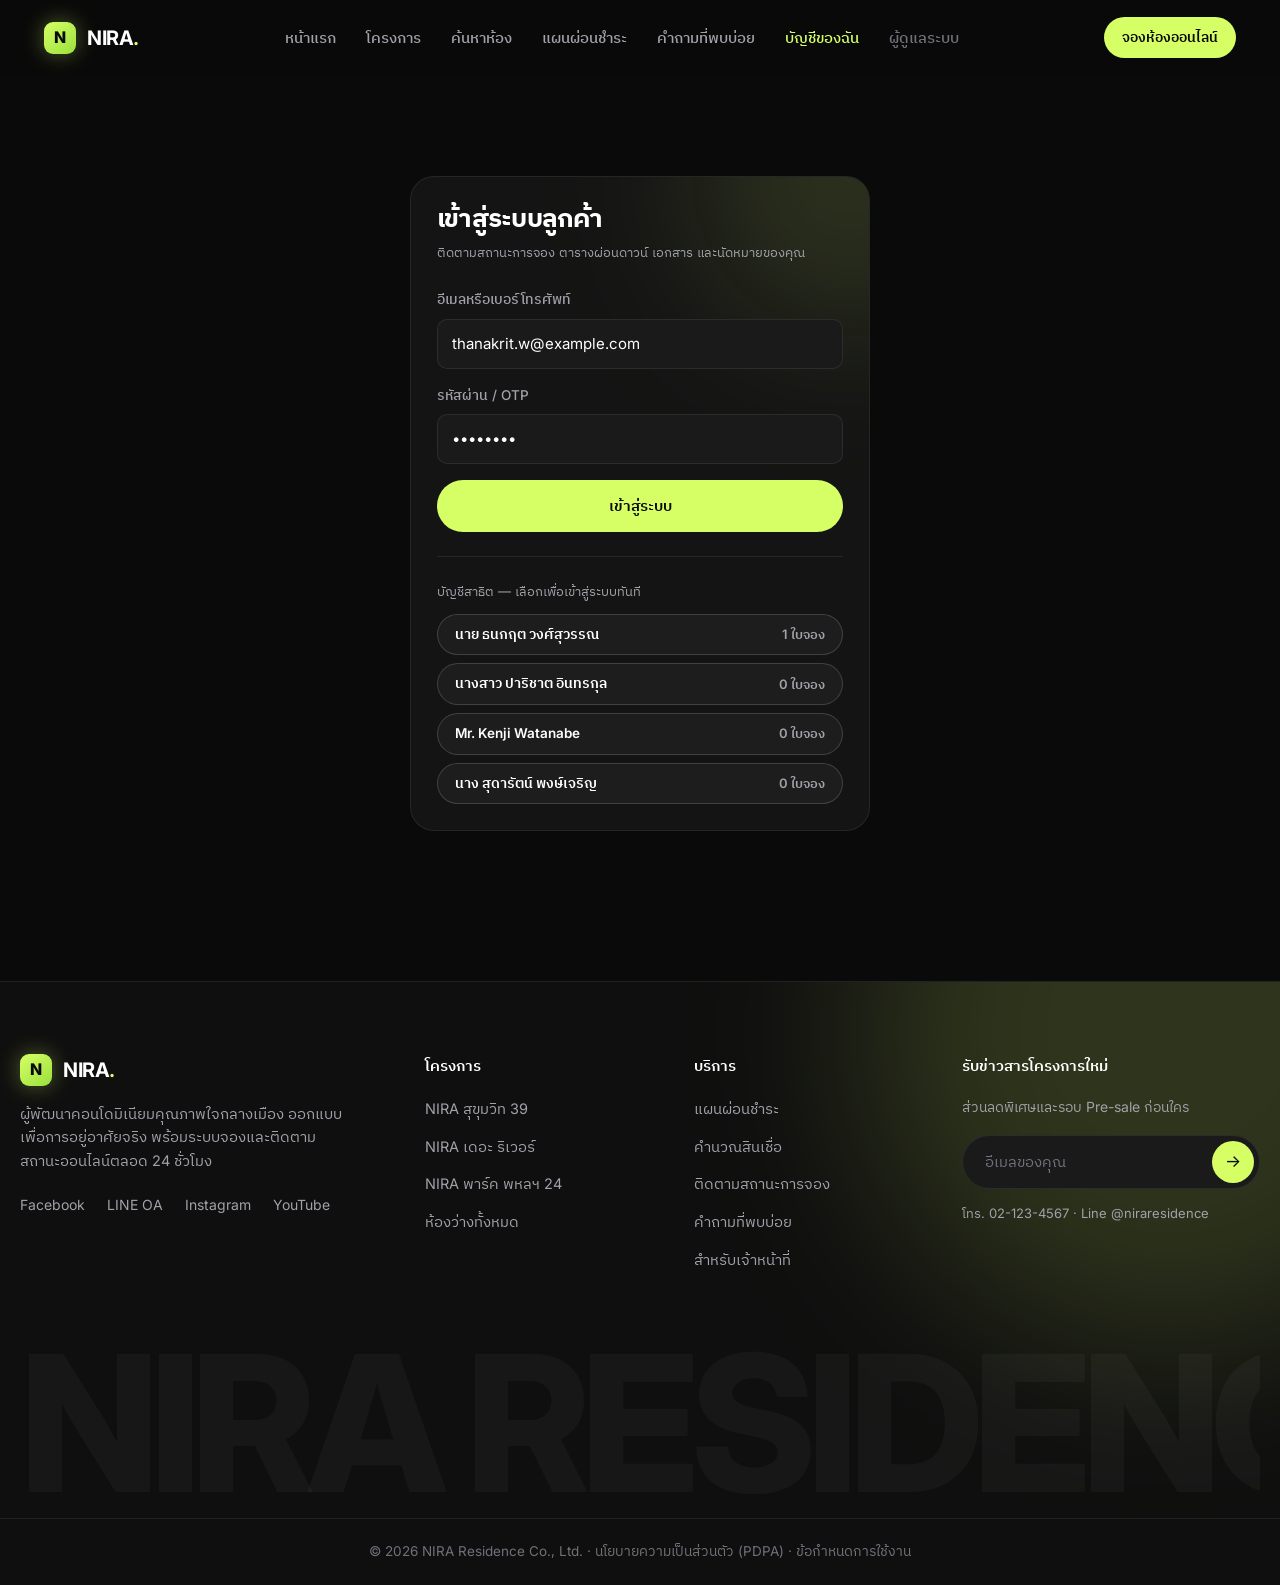
<file: account.html>
<!doctype html>
<html lang="th">
<head>
<meta charset="utf-8">
<meta name="viewport" content="width=device-width,initial-scale=1">
<title>บัญชีของฉัน — NIRA Residence</title>
<link rel="icon" href="assets/img/favicon.png" type="image/png">
<link rel="apple-touch-icon" href="assets/img/apple-touch-icon.png">
<link rel="stylesheet" href="assets/theme.css">
<style>
.page{padding:calc(var(--nav-h) + 40px) 0 90px;}
.acct{display:grid;grid-template-columns:250px 1fr;gap:30px;align-items:start;}
@media(max-width:940px){.acct{grid-template-columns:1fr;}}
.sidemenu{background:var(--surface);border:1px solid var(--line);border-radius:var(--r-lg);padding:12px;display:grid;gap:3px;position:sticky;top:calc(var(--nav-h) + 20px);}
.sidemenu button{background:none;border:0;text-align:left;padding:12px 16px;border-radius:var(--r-sm);cursor:pointer;color:var(--muted);font-size:14.5px;display:flex;gap:11px;align-items:center;}
.sidemenu button:hover{background:rgba(255,255,255,.04);color:#fff;}
.sidemenu button.on{background:var(--accent);color:#0A0A0A;font-weight:600;}
.pane{display:none;} .pane.on{display:block;}
/* timeline */
.tl{display:grid;gap:0;margin-top:20px;}
.tl-item{display:grid;grid-template-columns:30px 1fr;gap:16px;padding-bottom:26px;position:relative;}
.tl-item::before{content:"";position:absolute;left:14px;top:26px;bottom:0;width:2px;background:var(--line);}
.tl-item:last-child::before{display:none;}
.tl-dot{width:30px;height:30px;border-radius:50%;background:var(--surface-2);border:2px solid var(--line);display:grid;place-items:center;font-size:12px;z-index:1;}
.tl-item.done .tl-dot{background:var(--accent);border-color:var(--accent);color:#0A0A0A;}
.tl-item.done::before{background:rgba(214,255,102,.4);}
.tl-item.now .tl-dot{border-color:var(--accent);color:var(--accent);box-shadow:0 0 0 5px rgba(214,255,102,.14);}
.progress{height:8px;border-radius:99px;background:var(--surface-3);overflow:hidden;}
.progress i{display:block;height:100%;background:linear-gradient(90deg,var(--accent),#9BE03C);transition:width .8s cubic-bezier(.16,1,.3,1);}
.login-card{max-width:460px;margin:60px auto;}
</style>
</head>
<body>
<script src="assets/data.js"></script>
<script src="assets/ui.js"></script>
<script>boot('บัญชีของฉัน')</script>

<main class="page"><div class="wrap" id="root"></div></main>

<script>
const S = Store.session();
const cus = S ? Store.customer(S.customerId) : null;

/* ================= LOGIN ================= */
function renderLogin(){
  document.getElementById('root').innerHTML = `
  <div class="card login-card">
    <div class="glow glow-lime glow-sm" style="right:-120px;top:-140px"></div>
    <div class="rel">
      <h2 style="font-size:26px">เข้าสู่ระบบลูกค้า</h2>
      <p class="tiny" style="margin-top:10px">ติดตามสถานะการจอง ตารางผ่อนดาวน์ เอกสาร และนัดหมายของคุณ</p>
      <form style="display:grid;gap:16px;margin-top:26px" onsubmit="doLogin(event)">
        <div class="field"><label>อีเมลหรือเบอร์โทรศัพท์</label><input class="input" id="lgUser" value="thanakrit.w@example.com" required></div>
        <div class="field"><label>รหัสผ่าน / OTP</label><input class="input" type="password" id="lgPass" value="demo1234" required></div>
        <button class="btn btn-primary btn-block">เข้าสู่ระบบ</button>
      </form>
      <hr class="divider" style="margin:24px 0">
      <p class="tiny muted" style="margin-bottom:12px">บัญชีสาธิต — เลือกเพื่อเข้าสู่ระบบทันที</p>
      <div style="display:grid;gap:8px">
        ${Store.db.customers.map(c=>{
          const n = Store.bookingsOf(c.id).length;
          return `<button class="btn btn-ghost btn-sm" style="justify-content:space-between" onclick="loginAs('${c.id}')">
            <span>${c.prefix} ${c.firstName} ${c.lastName}</span><span class="tiny muted">${n} ใบจอง</span></button>`;
        }).join('')}
      </div>
    </div>
  </div>`;
  renderFooter();
}
function doLogin(e){ e.preventDefault(); loginAs('CUS-1001'); }
function loginAs(id){ Store.setSession({customerId:id}); location.reload(); }
function logout(){ Store.setSession(null); location.reload(); }

/* ================= ACCOUNT ================= */
function renderAccount(){
  const bookings = Store.bookingsOf(cus.id);
  const favs = Store.db.favorites.map(id=>Store.unit(id)).filter(Boolean);
  const appts = Store.appointments().filter(a=>a.customerId===cus.id);

  document.getElementById('root').innerHTML = `
  <div class="row-between wrapflex" style="margin-bottom:30px">
    <div>
      <div class="tiny muted">ยินดีต้อนรับกลับมา</div>
      <h1 style="font-size:clamp(26px,3vw,38px);margin-top:6px">${cus.prefix} ${cus.firstName} ${cus.lastName}</h1>
      <div class="tiny muted" style="margin-top:8px">${cus.email} · ${cus.phone} · รหัสลูกค้า ${cus.id}</div>
    </div>
    <button class="btn btn-ghost btn-sm" onclick="logout()">ออกจากระบบ</button>
  </div>

  <div class="acct">
    <nav class="sidemenu" id="menu">
      <button class="on" data-p="overview">🏠 ภาพรวม</button>
      <button data-p="bookings">📄 การจองของฉัน <span class="badge badge-mute" style="margin-left:auto">${bookings.length}</span></button>
      <button data-p="pay">💳 ตารางผ่อนชำระ</button>
      <button data-p="docs">📎 เอกสาร</button>
      <button data-p="fav">♥ ห้องที่บันทึก <span class="badge badge-mute" style="margin-left:auto">${favs.length}</span></button>
      <button data-p="appt">🗓 นัดหมาย</button>
      <button data-p="profile">⚙️ โปรไฟล์ &amp; PDPA</button>
    </nav>

    <div>
      <div class="pane on" id="p-overview">${paneOverview(bookings, appts)}</div>
      <div class="pane" id="p-bookings">${paneBookings(bookings)}</div>
      <div class="pane" id="p-pay">${panePay(bookings)}</div>
      <div class="pane" id="p-docs">${paneDocs(bookings)}</div>
      <div class="pane" id="p-fav">${paneFav(favs)}</div>
      <div class="pane" id="p-appt">${paneAppt(appts)}</div>
      <div class="pane" id="p-profile">${paneProfile()}</div>
    </div>
  </div>`;

  document.querySelectorAll('#menu button').forEach(b=>b.onclick=()=>{
    document.querySelectorAll('#menu button').forEach(x=>x.classList.remove('on'));
    document.querySelectorAll('.pane').forEach(x=>x.classList.remove('on'));
    b.classList.add('on'); document.getElementById('p-'+b.dataset.p).classList.add('on');
    initReveal();
  });
  renderFooter(); initReveal();
}

/* ---- overview ---- */
const STAGES = ['จอง','ทำสัญญา','ผ่อนดาวน์','ยื่นสินเชื่อ','ตรวจรับห้อง','โอนกรรมสิทธิ์'];
function stageIndex(b){
  return {'Reserved':0,'Contract signed':1,'Down paying':2,'Loan approval':3,'Ready to transfer':4,'Transferred':5}[b.status] ?? 0;
}
function paneOverview(bookings, appts){
  if(!bookings.length) return `<div class="card center" style="padding:60px 30px"><div style="font-size:44px">🏙</div><h3 style="margin-top:14px">คุณยังไม่มีการจอง</h3><p style="margin:10px 0 22px">เริ่มต้นเลือกห้องที่ถูกใจได้เลย</p><a class="btn btn-primary" href="units.html">ดูห้องว่าง</a></div>`;
  const b = bookings[0], u = Store.unit(b.unitId), p = Store.project(b.projectId);
  const paid = Store.payments(b.id).filter(x=>x.status==='Verified').reduce((s,x)=>s+x.amount,0);
  const pctRaw = paid / (b.priceNet||u.priceNet) * 100;
  const pct = pctRaw < 1 ? +pctRaw.toFixed(1) : Math.round(pctRaw);
  const si = stageIndex(b);
  const nextDue = (b.installments||[]).find(i=>i.status==='Pending');
  return `
  <div class="grid g4 reveal" style="margin-bottom:22px">
    <div class="card"><div class="tiny muted">ใบจองทั้งหมด</div><div style="font-size:28px;font-weight:700;margin-top:6px">${bookings.length}</div></div>
    <div class="card"><div class="tiny muted">ชำระแล้วสะสม</div><div style="font-size:28px;font-weight:700;margin-top:6px" class="accent">${fmt.short(paid)}</div></div>
    <div class="card"><div class="tiny muted">งวดถัดไป</div><div style="font-size:28px;font-weight:700;margin-top:6px">${nextDue?fmt.short(nextDue.amount):'—'}</div><div class="tiny muted">${nextDue?fmt.date(nextDue.dueDate):'ไม่มีงวดค้าง'}</div></div>
    <div class="card"><div class="tiny muted">นัดหมายที่จะถึง</div><div style="font-size:28px;font-weight:700;margin-top:6px">${appts.length}</div></div>
  </div>

  <div class="card reveal">
    <div class="row-between wrapflex" style="margin-bottom:20px">
      <div><div class="tiny muted">${p.nameTh}</div><h3 style="margin-top:5px">ห้อง ${u.unitNo} · ${u.roomType}</h3></div>
      ${badge(b.status)}
    </div>
    <div class="row-between tiny" style="margin-bottom:8px"><span>ชำระแล้ว ${fmt.baht(paid)}</span><span class="accent">${pct}% ของราคาห้อง ${fmt.baht(b.priceNet||u.priceNet)}</span></div>
    <div class="progress"><i style="width:${pct}%"></i></div>

    <div class="tl" style="margin-top:30px">
      ${STAGES.map((s,i)=>`
        <div class="tl-item ${i<si?'done':i===si?'now':''}">
          <div class="tl-dot">${i<si?'✓':i+1}</div>
          <div>
            <div style="font-weight:600">${s}</div>
            <div class="tiny muted" style="margin-top:4px">${stageNote(s,b,u,p,i,si)}</div>
          </div>
        </div>`).join('')}
    </div>
  </div>

  <div class="card reveal" style="margin-top:22px">
    <h4>ที่ปรึกษาการขายของคุณ</h4>
    <div class="row-between wrapflex" style="margin-top:16px">
      <div class="row" style="gap:13px">
        <div style="width:46px;height:46px;border-radius:50%;background:var(--surface-2);border:1px solid var(--line);display:grid;place-items:center;font-weight:700;color:var(--accent)">${b.salesOwner.charAt(3)||'N'}</div>
        <div><div style="font-weight:600">${b.salesOwner}</div><div class="tiny muted">ดูแลใบจอง ${b.bookingNo}</div></div>
      </div>
      <div class="row" style="gap:10px"><a class="btn btn-ghost btn-sm" href="tel:021234567">โทร</a><a class="btn btn-ghost btn-sm" href="#">LINE</a></div>
    </div>
  </div>`;
}
function stageNote(s,b,u,p,i,si){
  if(i<si) return 'เสร็จสิ้นแล้ว';
  if(s==='จอง') return `ชำระเงินจอง ${fmt.baht(b.bookingFee)} เมื่อ ${fmt.date(b.bookingDate)}`;
  if(s==='ทำสัญญา') return b.contractDate?`เซ็นสัญญาแล้วเมื่อ ${fmt.date(b.contractDate)}`:`ต้องเซ็นสัญญาและชำระ ${fmt.baht(b.contractFee)} ภายใน ${fmt.date(b.expireDate)}`;
  if(s==='ผ่อนดาวน์'){const done=(b.installments||[]).filter(x=>x.status==='Paid').length;return `ชำระแล้ว ${done}/${(b.installments||[]).length} งวด`;}
  if(s==='ยื่นสินเชื่อ') return `${b.loan?.bank||'-'} · วงเงิน ${fmt.baht(b.loan?.amount||0)} · ${b.loan?.status||'ยังไม่ยื่น'}`;
  if(s==='ตรวจรับห้อง') return `นัดตรวจรับก่อนวันโอน 14–30 วัน (กำหนดโอน ${p.quarterCompleted})`;
  return `ยอดคงเหลือวันโอน ${fmt.baht(b.transferAmount)} + ค่าใช้จ่ายวันโอน ~${fmt.baht(b.transferCosts||0)}`;
}

/* ---- bookings ---- */
function paneBookings(bookings){
  if(!bookings.length) return emptyBox('ยังไม่มีใบจอง');
  return bookings.map(b=>{
    const u=Store.unit(b.unitId), p=Store.project(b.projectId);
    return `<div class="card reveal" style="margin-bottom:20px">
      <div class="row-between wrapflex" style="margin-bottom:18px">
        <div><div class="tiny muted">เลขที่ใบจอง</div><div style="font-size:20px;font-weight:700">${b.bookingNo}</div></div>
        <div class="row" style="gap:10px">${badge(b.status)}<button class="btn btn-ghost btn-sm" onclick="window.print()">พิมพ์</button></div>
      </div>
      <div class="grid g2" style="gap:0 26px">
        <div class="kv"><span class="k">โครงการ</span><span class="v">${p.nameTh}</span></div>
        <div class="kv"><span class="k">ห้อง</span><span class="v">${u.unitNo} ชั้น ${u.floor} · ${u.roomType}</span></div>
        <div class="kv"><span class="k">พื้นที่</span><span class="v">${u.usableAreaSqm} ตร.ม.</span></div>
        <div class="kv"><span class="k">ราคาสุทธิ</span><span class="v">${fmt.baht(b.priceNet||u.priceNet)}</span></div>
        <div class="kv"><span class="k">วันที่จอง</span><span class="v">${fmt.date(b.bookingDate)}</span></div>
        <div class="kv"><span class="k">ครบกำหนดทำสัญญา</span><span class="v">${fmt.date(b.expireDate)}</span></div>
        <div class="kv"><span class="k">เงินจอง</span><span class="v">${fmt.baht(b.bookingFee)}</span></div>
        <div class="kv"><span class="k">เงินทำสัญญา</span><span class="v">${fmt.baht(b.contractFee)}</span></div>
        <div class="kv"><span class="k">เงินดาวน์รวม</span><span class="v">${fmt.baht(b.downTotal)}</span></div>
        <div class="kv"><span class="k">ยอดวันโอน</span><span class="v">${fmt.baht(b.transferAmount)}</span></div>
      </div>
      ${b.promotions?.length?`<div style="margin-top:16px;display:flex;gap:8px;flex-wrap:wrap">${b.promotions.map(x=>`<span class="badge badge-accent">🎁 ${x}</span>`).join('')}</div>`:''}
      <div class="row" style="gap:10px;margin-top:20px">
        <a class="btn btn-ghost btn-sm" href="unit.html?id=${encodeURIComponent(u.id)}">ดูห้อง</a>
        <button class="btn btn-ghost btn-sm" onclick="toast('ส่งคำขอไปยังเจ้าหน้าที่แล้ว')">ขอเลื่อนนัดเซ็นสัญญา</button>
        <button class="btn btn-ghost btn-sm" onclick="toast('เจ้าหน้าที่จะติดต่อกลับเพื่อยืนยัน',true)">ขอยกเลิกการจอง</button>
      </div>
    </div>`;
  }).join('');
}

/* ---- payments ---- */
function panePay(bookings){
  if(!bookings.length) return emptyBox('ยังไม่มีรายการชำระเงิน');
  return bookings.map(b=>{
    const pays = Store.payments(b.id);
    const u = Store.unit(b.unitId);
    return `
    <div class="card reveal" style="margin-bottom:20px">
      <h4>ตารางผ่อนดาวน์ · ${b.bookingNo} (ห้อง ${u.unitNo})</h4>
      <div class="tablewrap" style="margin-top:16px;border:0"><table>
        <thead><tr><th>งวด</th><th>ครบกำหนด</th><th class="num">จำนวนเงิน</th><th>สถานะ</th><th></th></tr></thead>
        <tbody>${(b.installments||[]).map(i=>`<tr>
          <td>${i.no}</td><td>${fmt.date(i.dueDate)}</td><td class="num">${fmt.baht(i.amount)}</td>
          <td>${badge(i.status)}</td>
          <td>${i.status==='Pending'?`<button class="btn btn-sm btn-primary" onclick="payNow('${b.id}',${i.no})">ชำระ</button>`:`<span class="tiny muted">${fmt.date(i.paidAt)}</span>`}</td>
        </tr>`).join('')}</tbody></table></div>
    </div>

    <div class="card reveal" style="margin-bottom:20px">
      <h4>ประวัติการชำระเงิน</h4>
      <div class="tablewrap" style="margin-top:16px;border:0"><table>
        <thead><tr><th>รายการ</th><th>วันที่</th><th>ช่องทาง</th><th class="num">จำนวนเงิน</th><th>สถานะ</th><th>ใบเสร็จ</th></tr></thead>
        <tbody>${pays.map(x=>`<tr>
          <td>${x.type}</td><td>${fmt.date(x.paidAt)}</td><td class="tiny">${x.method}</td>
          <td class="num">${fmt.baht(x.amount)}</td><td>${badge(x.status)}</td>
          <td>${x.receiptNo!=='-'?`<a class="tiny accent" href="#" onclick="toast('ดาวน์โหลดใบเสร็จ ${x.receiptNo}');return false">${x.receiptNo}</a>`:'<span class="tiny muted">รอออก</span>'}</td>
        </tr>`).join('')}</tbody></table></div>
      <div class="kv total" style="margin-top:14px"><span class="k">รวมชำระแล้ว (ตรวจสอบผ่าน)</span><span class="v">${fmt.baht(pays.filter(x=>x.status==='Verified').reduce((s,x)=>s+x.amount,0))}</span></div>
    </div>`;
  }).join('');
}
function payNow(bid, no){
  const b = Store.booking(bid); const it = b.installments.find(i=>i.no===no);
  openModal(`<h3>ชำระค่างวดที่ ${no}</h3>
    <div class="kv" style="margin-top:18px"><span class="k">ใบจอง</span><span class="v">${b.bookingNo}</span></div>
    <div class="kv"><span class="k">ครบกำหนด</span><span class="v">${fmt.date(it.dueDate)}</span></div>
    <div class="kv total"><span class="k">จำนวนเงิน</span><span class="v">${fmt.baht(it.amount)}</span></div>
    <div class="field" style="margin-top:20px"><label>ช่องทางชำระ</label>
      <select class="select" id="pm"><option>QR PromptPay</option><option>โอนผ่านธนาคาร</option><option>บัตรเครดิต</option></select></div>
    <div class="row" style="gap:12px;margin-top:22px">
      <button class="btn btn-ghost" style="flex:1" onclick="closeModal()">ยกเลิก</button>
      <button class="btn btn-primary" style="flex:1" onclick="confirmPay('${bid}',${no})">ยืนยันชำระ</button>
    </div>`);
}
function confirmPay(bid,no){
  const b=Store.booking(bid), it=b.installments.find(i=>i.no===no);
  const method=document.getElementById('pm').value;
  it.status='Paid'; it.paidAt=new Date().toISOString().slice(0,10);
  Store.addPayment({bookingId:bid,type:`ผ่อนดาวน์ งวดที่ ${no}`,amount:it.amount,method,
    paidAt:it.paidAt,status:method==='QR PromptPay'?'Verified':'Waiting verify',
    receiptNo:method==='QR PromptPay'?'RC-'+Date.now().toString().slice(-8):'-'});
  if(b.status==='Reserved'||b.status==='Contract signed') b.status='Down paying';
  Store.save(); closeModal(); toast('ชำระค่างวดเรียบร้อย'); renderAccount();
  setTimeout(()=>document.querySelector('#menu button[data-p="pay"]').click(),50);
}

/* ---- docs ---- */
function paneDocs(bookings){
  if(!bookings.length) return emptyBox('ยังไม่มีเอกสาร');
  return bookings.map(b=>`
    <div class="card reveal" style="margin-bottom:20px">
      <h4>เอกสารประกอบใบจอง ${b.bookingNo}</h4>
      <p class="tiny" style="margin-top:8px">อัปโหลดเอกสารให้ครบเพื่อให้ทีมสินเชื่อยื่นกู้ได้เร็วขึ้น</p>
      <div style="margin-top:18px;display:grid;gap:10px">
        ${(b.documents||[]).map((d,i)=>`
          <div class="row-between" style="padding:14px 16px;border:1px solid var(--line);border-radius:var(--r-sm);background:var(--surface-2)">
            <div class="row" style="gap:12px"><span>${d.status==='Received'?'✅':'📄'}</span><span style="font-size:14.5px">${d.name}</span></div>
            <div class="row" style="gap:10px">${badge(d.status)}
              ${d.status!=='Received'?`<button class="btn btn-sm btn-ghost" onclick="uploadDoc('${b.id}',${i})">อัปโหลด</button>`:'<span class="tiny muted">แก้ไข</span>'}</div>
          </div>`).join('')}
      </div>
      <hr class="divider" style="margin:22px 0">
      <h4 style="font-size:15px">เอกสารจากบริษัท</h4>
      <div style="margin-top:14px;display:grid;gap:10px">
        <div class="row-between" style="padding:14px 16px;border:1px solid var(--line);border-radius:var(--r-sm)">
          <span style="font-size:14.5px">📄 ใบจองห้องชุด ${b.bookingNo}</span>
          <a class="tiny accent" href="#" onclick="toast('ดาวน์โหลดใบจอง');return false">ดาวน์โหลด</a></div>
        <div class="row-between" style="padding:14px 16px;border:1px solid var(--line);border-radius:var(--r-sm)">
          <span style="font-size:14.5px">📄 สัญญาจะซื้อจะขาย (ฉบับร่าง)</span>
          <a class="tiny accent" href="#" onclick="toast('ดาวน์โหลดสัญญา');return false">ดาวน์โหลด</a></div>
        <div class="row-between" style="padding:14px 16px;border:1px solid var(--line);border-radius:var(--r-sm)">
          <span style="font-size:14.5px">📄 ใบเสนอราคาและตารางผ่อนชำระ</span>
          <a class="tiny accent" href="#" onclick="toast('ดาวน์โหลดใบเสนอราคา');return false">ดาวน์โหลด</a></div>
      </div>
    </div>`).join('');
}
function uploadDoc(bid,i){
  const b=Store.booking(bid); b.documents[i].status='Received'; Store.save();
  toast('อัปโหลดเอกสารเรียบร้อย'); renderAccount();
  setTimeout(()=>document.querySelector('#menu button[data-p="docs"]').click(),50);
}

/* ---- favourites ---- */
function paneFav(favs){
  if(!favs.length) return emptyBox('ยังไม่มีห้องที่บันทึกไว้','ไปเลือกห้อง','units.html');
  return `<div class="grid g3">${favs.map(unitCard).join('')}</div>`;
}

/* ---- appointments ---- */
function paneAppt(appts){
  if(!appts.length) return emptyBox('ยังไม่มีนัดหมาย','นัดชมห้อง','units.html');
  return appts.map(a=>{
    const p=Store.project(a.projectId);
    return `<div class="card reveal" style="margin-bottom:16px">
      <div class="row-between wrapflex">
        <div><h4>${p.nameTh}</h4><div class="tiny muted" style="margin-top:6px">${fmt.date(a.date)} · ${a.slot} · ${a.channel}</div></div>
        <div class="row" style="gap:10px">${badge(a.status)}<button class="btn btn-ghost btn-sm" onclick="toast('ส่งคำขอเลื่อนนัดแล้ว')">เลื่อนนัด</button></div>
      </div>
      <div class="tiny muted" style="margin-top:12px">เจ้าหน้าที่ผู้ดูแล: ${a.owner}</div>
    </div>`;
  }).join('');
}

/* ---- profile ---- */
function paneProfile(){
  return `
  <div class="card reveal">
    <h4>ข้อมูลส่วนตัว</h4>
    <div class="grid g2" style="gap:16px;margin-top:18px">
      ${[['คำนำหน้า','prefix'],['ชื่อ','firstName'],['นามสกุล','lastName'],['สัญชาติ','nationality'],
         ['เลขบัตร/พาสปอร์ต','idCard'],['วันเกิด','dob'],['โทรศัพท์','phone'],['อีเมล','email'],
         ['LINE ID','lineId'],['อาชีพ','occupation'],['รายได้ต่อเดือน','monthlyIncome'],['วัตถุประสงค์','purpose']]
        .map(([l,k])=>`<div class="field"><label>${l}</label><input class="input" value="${cus[k]??''}"></div>`).join('')}
    </div>
    <div class="field" style="margin-top:16px"><label>ที่อยู่</label><textarea class="textarea">${cus.address||''}</textarea></div>
    <button class="btn btn-primary" style="margin-top:18px" onclick="toast('บันทึกข้อมูลเรียบร้อย')">บันทึกการเปลี่ยนแปลง</button>
  </div>

  <div class="card reveal" style="margin-top:20px">
    <h4>สิทธิของเจ้าของข้อมูลส่วนบุคคล (PDPA)</h4>
    <p class="tiny" style="margin-top:10px">คุณมีสิทธิเข้าถึง แก้ไข ขอสำเนา คัดค้าน และขอลบข้อมูลส่วนบุคคลของคุณได้ตลอดเวลา</p>
    <div style="margin-top:18px;display:grid;gap:12px">
      <label class="check"><input type="checkbox" checked><span>ยินยอมให้ใช้ข้อมูลเพื่อการจอง ทำสัญญา และโอนกรรมสิทธิ์ <b class="tiny muted">(จำเป็น)</b></span></label>
      <label class="check"><input type="checkbox" checked><span>ยินยอมให้ส่งข้อมูลให้ธนาคารพันธมิตรเพื่อพิจารณาสินเชื่อ</span></label>
      <label class="check"><input type="checkbox"><span>ยินยอมรับข่าวสารการตลาดและโปรโมชั่น</span></label>
    </div>
    <div class="row" style="gap:12px;margin-top:20px;flex-wrap:wrap">
      <button class="btn btn-ghost btn-sm" onclick="toast('ส่งไฟล์ข้อมูลไปที่อีเมลของคุณแล้ว')">ขอสำเนาข้อมูลของฉัน</button>
      <button class="btn btn-ghost btn-sm" onclick="toast('ส่งคำขอลบข้อมูลให้เจ้าหน้าที่แล้ว',true)">ขอลบข้อมูล</button>
    </div>
  </div>`;
}

function emptyBox(msg, cta, href){
  return `<div class="card center" style="padding:60px 30px">
    <div style="font-size:42px">📭</div><h3 style="margin-top:14px">${msg}</h3>
    ${cta?`<a class="btn btn-primary" style="margin-top:20px" href="${href}">${cta}</a>`:''}</div>`;
}

/* ---- boot (ต้องเรียกท้ายสุด เพื่อให้ const/function ประกาศครบก่อน) ---- */
if(!cus){ renderLogin(); } else { renderAccount(); }
</script>
</body>
</html>
</file>
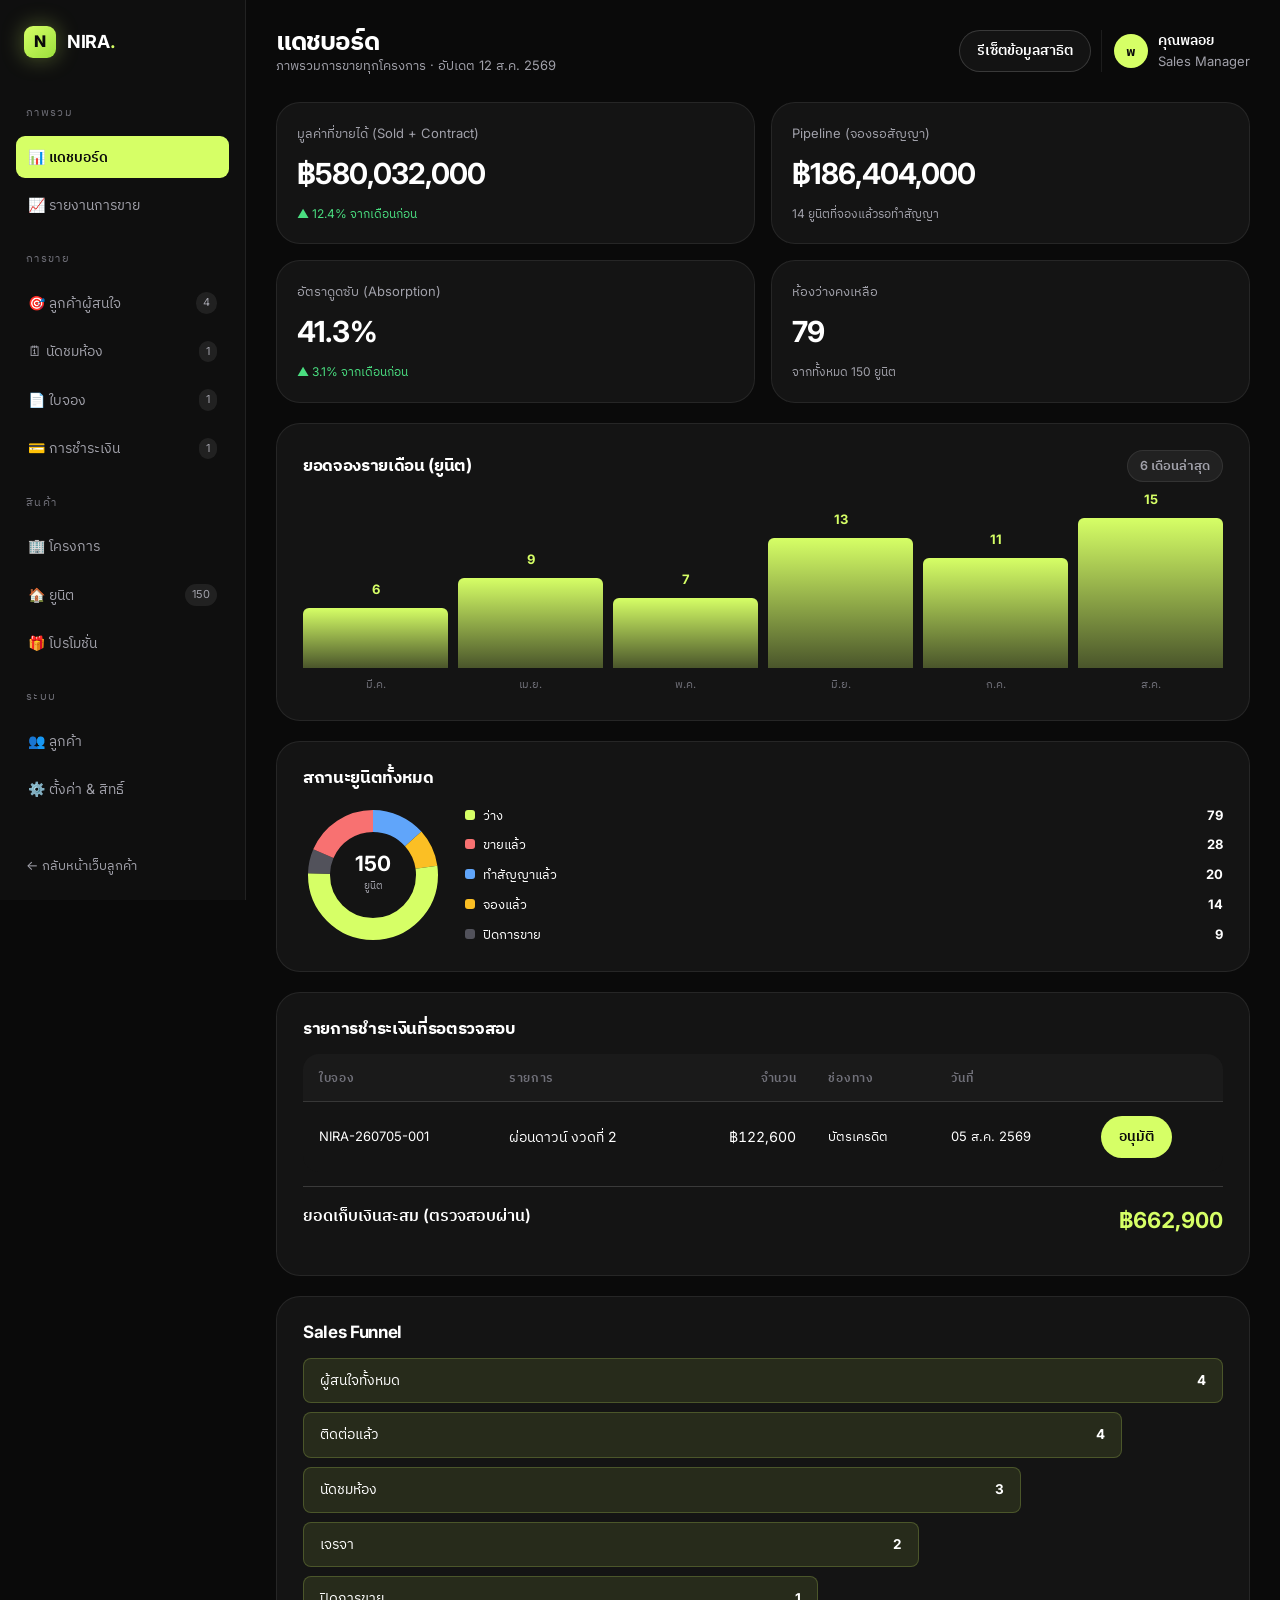
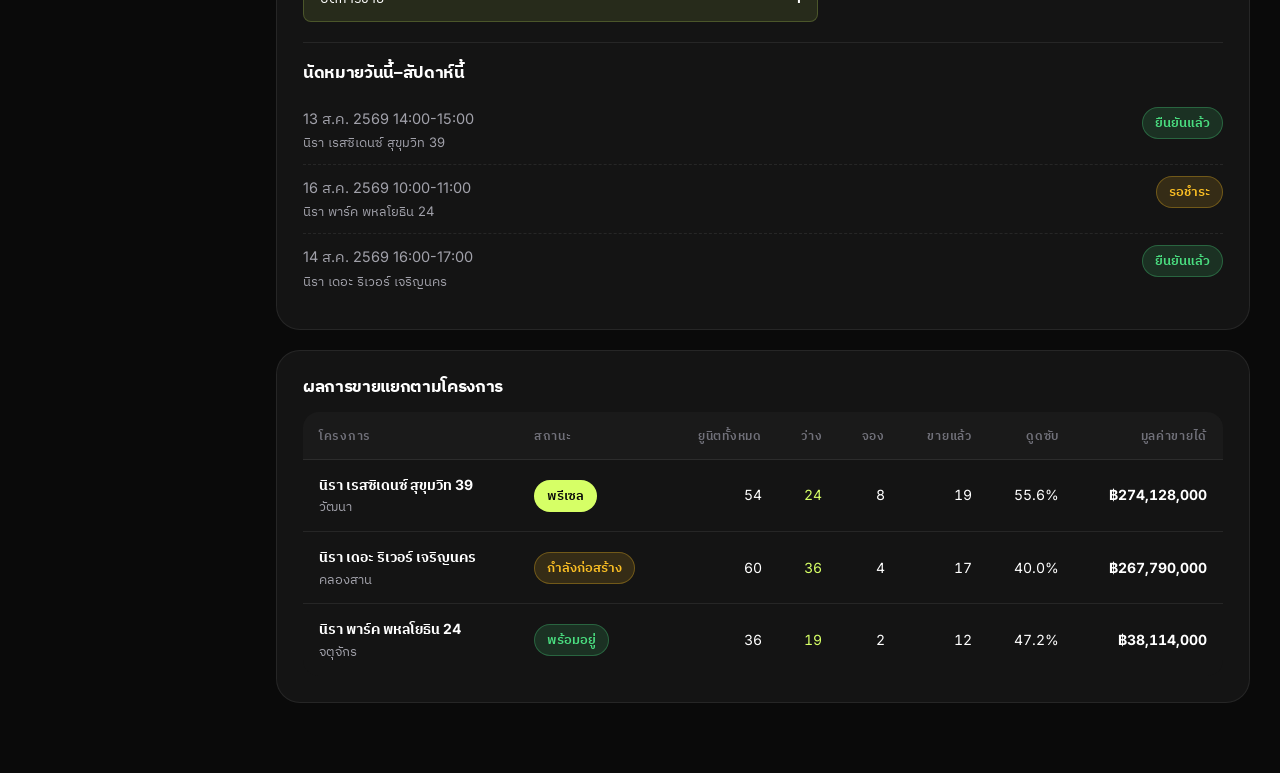
<file: admin.html>
<!doctype html>
<html lang="th">
<head>
<meta charset="utf-8">
<meta name="viewport" content="width=device-width,initial-scale=1">
<title>ระบบผู้ดูแล — NIRA Residence</title>
<link rel="icon" href="assets/img/favicon.png" type="image/png">
<link rel="apple-touch-icon" href="assets/img/apple-touch-icon.png">
<link rel="stylesheet" href="assets/theme.css">
<style>
body{overflow-x:hidden;}
.shell{display:grid;grid-template-columns:246px 1fr;min-height:100vh;}
.aside{background:var(--bg-soft);border-right:1px solid var(--line);padding:22px 16px;position:sticky;top:0;height:100vh;overflow:auto;display:flex;flex-direction:column;gap:6px;}
.aside .brand{margin:4px 8px 22px;font-size:18px;}
.aside .grp{font-size:11px;letter-spacing:.12em;text-transform:uppercase;color:var(--muted-2);margin:18px 10px 8px;}
.aside button{background:none;border:0;text-align:left;padding:10px 12px;border-radius:9px;cursor:pointer;color:var(--muted);font-size:14px;display:flex;gap:10px;align-items:center;width:100%;}
.aside button:hover{background:rgba(255,255,255,.05);color:#fff;}
.aside button.on{background:var(--accent);color:#0A0A0A;font-weight:600;}
.aside .cnt{margin-left:auto;font-size:11px;background:rgba(255,255,255,.08);padding:2px 7px;border-radius:99px;}
.aside button.on .cnt{background:rgba(0,0,0,.18);}
.main{padding:26px 30px 70px;min-width:0;}
.topbar{display:flex;justify-content:space-between;align-items:center;gap:16px;flex-wrap:wrap;margin-bottom:26px;}
.pane{display:none;} .pane.on{display:block;}
.kpi{display:grid;grid-template-columns:repeat(4,1fr);gap:16px;}
.kpi .card{padding:20px;}
.kpi .v{font-size:29px;font-weight:700;letter-spacing:-.03em;margin-top:7px;}
.kpi .d{font-size:12px;margin-top:7px;}
.up{color:var(--ok);} .down{color:var(--danger);}
.two{display:grid;grid-template-columns:1.6fr 1fr;gap:20px;align-items:start;}
.three{display:grid;grid-template-columns:repeat(3,1fr);gap:20px;}
@media(max-width:1280px){.kpi{grid-template-columns:repeat(2,1fr);}.two,.three{grid-template-columns:1fr;}}
@media(max-width:900px){.shell{grid-template-columns:1fr;}.aside{position:static;height:auto;flex-direction:row;overflow-x:auto;flex-wrap:nowrap;}.aside .grp,.aside .brand{display:none;}.aside button{white-space:nowrap;width:auto;}.main{padding:20px 18px 60px;}}
/* bars */
.bars{display:flex;align-items:flex-end;gap:10px;height:190px;}
.bar{flex:1;display:flex;flex-direction:column;justify-content:flex-end;align-items:center;gap:8px;}
.bar i{width:100%;border-radius:6px 6px 0 0;background:linear-gradient(180deg,var(--accent),rgba(214,255,102,.28));display:block;transition:height .8s cubic-bezier(.16,1,.3,1);}
.bar span{font-size:11px;color:var(--muted-2);}
/* funnel */
.fn{display:grid;gap:9px;}
.fn div{padding:11px 16px;border-radius:8px;background:rgba(214,255,102,.1);border:1px solid rgba(214,255,102,.2);display:flex;justify-content:space-between;font-size:13.5px;}
/* donut legend */
.dleg{display:grid;gap:9px;font-size:13px;}
.dleg div{display:flex;justify-content:space-between;align-items:center;gap:10px;}
.dleg i{width:10px;height:10px;border-radius:3px;display:inline-block;margin-right:8px;}
.drawer{position:fixed;top:0;right:0;bottom:0;width:min(560px,100%);background:var(--surface);border-left:1px solid var(--line);z-index:300;transform:translateX(105%);transition:transform .35s cubic-bezier(.16,1,.3,1);overflow:auto;padding:28px;}
.drawer.open{transform:none;box-shadow:-30px 0 70px rgba(0,0,0,.6);}
.toolbar{display:flex;gap:10px;flex-wrap:wrap;margin-bottom:18px;align-items:center;}
.toolbar .input,.toolbar .select{width:auto;min-width:150px;}
</style>
</head>
<body>
<script src="assets/data.js"></script>
<script src="assets/ui.js"></script>

<div class="shell">
  <!-- =============== SIDEBAR =============== -->
  <aside class="aside" id="aside">
    <a class="brand" href="index.html"><span class="brand-mark">N</span><span>NIRA<span class="accent">.</span></span></a>
    <div class="grp">ภาพรวม</div>
    <button class="on" data-p="dash">📊 แดชบอร์ด</button>
    <button data-p="reports">📈 รายงานการขาย</button>
    <div class="grp">การขาย</div>
    <button data-p="leads">🎯 ลูกค้าผู้สนใจ<span class="cnt" id="cLeads"></span></button>
    <button data-p="appts">🗓 นัดชมห้อง<span class="cnt" id="cAppt"></span></button>
    <button data-p="bookings">📄 ใบจอง<span class="cnt" id="cBook"></span></button>
    <button data-p="payments">💳 การชำระเงิน<span class="cnt" id="cPay"></span></button>
    <div class="grp">สินค้า</div>
    <button data-p="projects">🏢 โครงการ</button>
    <button data-p="units">🏠 ยูนิต<span class="cnt" id="cUnit"></span></button>
    <button data-p="promos">🎁 โปรโมชั่น</button>
    <div class="grp">ระบบ</div>
    <button data-p="customers">👥 ลูกค้า</button>
    <button data-p="settings">⚙️ ตั้งค่า &amp; สิทธิ์</button>
    <div style="margin-top:auto;padding:14px 10px 0">
      <a class="tiny muted" href="index.html">← กลับหน้าเว็บลูกค้า</a>
    </div>
  </aside>

  <!-- =============== MAIN =============== -->
  <main class="main">
    <div class="topbar">
      <div>
        <h1 style="font-size:26px" id="pageTitle">แดชบอร์ด</h1>
        <div class="tiny muted" id="pageSub">ภาพรวมการขายทุกโครงการ · อัปเดต 12 ส.ค. 2569</div>
      </div>
      <div class="row" style="gap:10px">
        <button class="btn btn-ghost btn-sm" onclick="Store.reset()">รีเซ็ตข้อมูลสาธิต</button>
        <div class="row" style="gap:10px;padding-left:12px;border-left:1px solid var(--line)">
          <div style="width:34px;height:34px;border-radius:50%;background:var(--accent);color:#0A0A0A;display:grid;place-items:center;font-weight:700;font-size:13px">พ</div>
          <div><div style="font-size:13.5px;font-weight:600">คุณพลอย</div><div class="tiny muted">Sales Manager</div></div>
        </div>
      </div>
    </div>

    <div class="pane on" id="p-dash"></div>
    <div class="pane" id="p-reports"></div>
    <div class="pane" id="p-leads"></div>
    <div class="pane" id="p-appts"></div>
    <div class="pane" id="p-bookings"></div>
    <div class="pane" id="p-payments"></div>
    <div class="pane" id="p-projects"></div>
    <div class="pane" id="p-units"></div>
    <div class="pane" id="p-promos"></div>
    <div class="pane" id="p-customers"></div>
    <div class="pane" id="p-settings"></div>
  </main>
</div>

<div class="drawer" id="drawer"></div>

<script>
const TITLES = {
  dash:['แดชบอร์ด','ภาพรวมการขายทุกโครงการ · อัปเดต 12 ส.ค. 2569'],
  reports:['รายงานการขาย','วิเคราะห์ยอดขาย อัตราดูดซับ และ Sales Funnel'],
  leads:['ลูกค้าผู้สนใจ (Leads)','ติดตามและอัปเดตสถานะผู้สนใจแต่ละราย'],
  appts:['นัดชมห้อง','จัดการคำขอนัดหมายและมอบหมายเจ้าหน้าที่'],
  bookings:['ใบจอง','ตรวจสอบและอัปเดตสถานะใบจองทั้งหมด'],
  payments:['การชำระเงิน','ตรวจสอบสลิปและออกใบเสร็จ'],
  projects:['โครงการ','ข้อมูลหลักของแต่ละโครงการ'],
  units:['ยูนิต','จัดการราคา สถานะ และรายละเอียดห้อง'],
  promos:['โปรโมชั่น','แคมเปญส่วนลดและของแถม'],
  customers:['ลูกค้า','ฐานข้อมูลลูกค้าทั้งหมด'],
  settings:['ตั้งค่า & สิทธิ์','ค่าธรรมเนียม เงื่อนไขการชำระ และผู้ใช้งานระบบ']
};
const RENDER = {};

document.querySelectorAll('#aside button').forEach(b=>b.onclick=()=>{
  document.querySelectorAll('#aside button').forEach(x=>x.classList.remove('on'));
  document.querySelectorAll('.pane').forEach(x=>x.classList.remove('on'));
  b.classList.add('on');
  const k=b.dataset.p;
  document.getElementById('p-'+k).classList.add('on');
  document.getElementById('pageTitle').textContent=TITLES[k][0];
  document.getElementById('pageSub').textContent=TITLES[k][1];
  RENDER[k]&&RENDER[k]();
  window.scrollTo({top:0});
});

function counts(){
  document.getElementById('cLeads').textContent=Store.leads().length;
  document.getElementById('cAppt').textContent=Store.appointments().filter(a=>a.status==='Pending').length;
  document.getElementById('cBook').textContent=Store.bookings().length;
  document.getElementById('cPay').textContent=Store.payments().filter(p=>p.status==='Waiting verify').length;
  document.getElementById('cUnit').textContent=Store.units().length;
}
function drawer(html){const d=document.getElementById('drawer');d.innerHTML=`<button class="btn btn-ghost btn-sm" style="margin-bottom:20px" onclick="closeDrawer()">✕ ปิด</button>`+html;d.classList.add('open');}
function closeDrawer(){document.getElementById('drawer').classList.remove('open');}

/* ================= DASHBOARD ================= */
RENDER.dash = () => {
  const units = Store.units();
  const sold = units.filter(u=>['Sold','Contracted'].includes(u.status));
  const reserved = units.filter(u=>u.status==='Reserved');
  const avail = units.filter(u=>u.status==='Available');
  const revenue = sold.reduce((s,u)=>s+u.priceNet,0);
  const pipeline = reserved.reduce((s,u)=>s+u.priceNet,0);
  const absorb = (sold.length+reserved.length)/units.length*100;
  const pays = Store.payments();
  const collected = pays.filter(p=>p.status==='Verified').reduce((s,p)=>s+p.amount,0);
  const pending = pays.filter(p=>p.status==='Waiting verify');

  const months=['มี.ค.','เม.ย.','พ.ค.','มิ.ย.','ก.ค.','ส.ค.'];
  const salesByMonth=[6,9,7,13,11,15];
  const maxS=Math.max(...salesByMonth);

  const statusCount = {};
  units.forEach(u=>statusCount[u.status]=(statusCount[u.status]||0)+1);
  const COLORS={Available:'#D6FF66',Reserved:'#FBBF24',Contracted:'#60A5FA',Sold:'#F87171',Blocked:'#52525B'};

  document.getElementById('p-dash').innerHTML = `
  <div class="kpi">
    <div class="card"><div class="tiny muted">มูลค่าที่ขายได้ (Sold + Contract)</div><div class="v">${fmt.baht(revenue)}</div><div class="d up">▲ 12.4% จากเดือนก่อน</div></div>
    <div class="card"><div class="tiny muted">Pipeline (จองรอสัญญา)</div><div class="v">${fmt.baht(pipeline)}</div><div class="d muted">${reserved.length} ยูนิตที่จองแล้วรอทำสัญญา</div></div>
    <div class="card"><div class="tiny muted">อัตราดูดซับ (Absorption)</div><div class="v">${absorb.toFixed(1)}%</div><div class="d up">▲ 3.1% จากเดือนก่อน</div></div>
    <div class="card"><div class="tiny muted">ห้องว่างคงเหลือ</div><div class="v">${avail.length}</div><div class="d muted">จากทั้งหมด ${units.length} ยูนิต</div></div>
  </div>

  <div class="two" style="margin-top:20px">
    <div class="card">
      <div class="row-between" style="margin-bottom:22px"><h4 style="margin:0">ยอดจองรายเดือน (ยูนิต)</h4><span class="badge">6 เดือนล่าสุด</span></div>
      <div class="bars">${salesByMonth.map((v,i)=>`<div class="bar"><b class="tiny accent">${v}</b><i style="height:${v/maxS*150}px"></i><span>${months[i]}</span></div>`).join('')}</div>
    </div>
    <div class="card">
      <h4 style="margin-bottom:18px">สถานะยูนิตทั้งหมด</h4>
      <div class="row" style="gap:22px;align-items:center">
        ${donut(statusCount,COLORS)}
        <div class="dleg" style="flex:1">
          ${Object.entries(statusCount).sort((a,b)=>b[1]-a[1]).map(([k,v])=>{
            const [cls,lab]=STATUS_STYLE[k]||['',k];
            return `<div><span><i style="background:${COLORS[k]||'#555'}"></i>${lab}</span><b>${v}</b></div>`;}).join('')}
        </div>
      </div>
    </div>
  </div>

  <div class="two" style="margin-top:20px">
    <div class="card">
      <h4 style="margin-bottom:16px">รายการชำระเงินที่รอตรวจสอบ</h4>
      ${pending.length?`<div class="tablewrap" style="border:0"><table>
        <thead><tr><th>ใบจอง</th><th>รายการ</th><th class="num">จำนวน</th><th>ช่องทาง</th><th>วันที่</th><th></th></tr></thead>
        <tbody>${pending.map(p=>{const b=Store.booking(p.bookingId);return `<tr>
          <td class="tiny">${b?.bookingNo||p.bookingId}</td><td>${p.type}</td><td class="num">${fmt.baht(p.amount)}</td>
          <td class="tiny">${p.method}</td><td class="tiny">${fmt.date(p.paidAt)}</td>
          <td><button class="btn btn-sm btn-primary" onclick="verifyPay('${p.id}')">อนุมัติ</button></td></tr>`;}).join('')}
        </tbody></table></div>`:'<p class="tiny muted">ไม่มีรายการค้างตรวจสอบ</p>'}
      <div class="kv total" style="margin-top:14px"><span class="k">ยอดเก็บเงินสะสม (ตรวจสอบผ่าน)</span><span class="v">${fmt.baht(collected)}</span></div>
    </div>
    <div class="card">
      <h4 style="margin-bottom:16px">Sales Funnel</h4>
      <div class="fn">
        ${(()=>{const L=Store.leads();const stages=[['ผู้สนใจทั้งหมด',L.length],['ติดต่อแล้ว',L.filter(l=>l.status!=='New').length],['นัดชมห้อง',L.filter(l=>['Appointment','Negotiating','Booked'].includes(l.status)).length],['เจรจา',L.filter(l=>['Negotiating','Booked'].includes(l.status)).length],['ปิดการขาย',L.filter(l=>l.status==='Booked').length]];
        return stages.map(([k,v],i)=>`<div style="width:${100-i*11}%"><span>${k}</span><b>${v}</b></div>`).join('');})()}
      </div>
      <hr class="divider" style="margin:20px 0">
      <h4 style="margin-bottom:14px">นัดหมายวันนี้–สัปดาห์นี้</h4>
      ${Store.appointments().slice(0,4).map(a=>{const p=Store.project(a.projectId);
        return `<div class="kv"><span class="k">${fmt.date(a.date)} ${a.slot}<br><span class="tiny">${p.nameTh}</span></span><span class="v">${badge(a.status)}</span></div>`;}).join('')}
    </div>
  </div>

  <div class="card" style="margin-top:20px">
    <h4 style="margin-bottom:16px">ผลการขายแยกตามโครงการ</h4>
    <div class="tablewrap" style="border:0"><table>
      <thead><tr><th>โครงการ</th><th>สถานะ</th><th class="num">ยูนิตทั้งหมด</th><th class="num">ว่าง</th><th class="num">จอง</th><th class="num">ขายแล้ว</th><th class="num">ดูดซับ</th><th class="num">มูลค่าขายได้</th></tr></thead>
      <tbody>${Store.projects().map(p=>{
        const us=Store.units({projectId:p.id});
        const a=us.filter(u=>u.status==='Available').length;
        const r=us.filter(u=>u.status==='Reserved').length;
        const s=us.filter(u=>['Sold','Contracted'].includes(u.status));
        const ab=((us.length-a)/us.length*100).toFixed(1);
        return `<tr><td><b>${p.nameTh}</b><div class="tiny muted">${p.district}</div></td><td>${badge(p.status)}</td>
          <td class="num">${us.length}</td><td class="num accent">${a}</td><td class="num">${r}</td><td class="num">${s.length}</td>
          <td class="num">${ab}%</td><td class="num"><b>${fmt.baht(s.reduce((x,u)=>x+u.priceNet,0))}</b></td></tr>`;}).join('')}
      </tbody></table></div>
  </div>`;
};

function donut(counts,COLORS){
  const total=Object.values(counts).reduce((a,b)=>a+b,0);
  let acc=0; const R=54,C=2*Math.PI*R;
  const segs=Object.entries(counts).map(([k,v])=>{
    const len=v/total*C; const s=`<circle r="${R}" cx="70" cy="70" fill="none" stroke="${COLORS[k]||'#555'}" stroke-width="22"
      stroke-dasharray="${len} ${C-len}" stroke-dashoffset="${-acc}" transform="rotate(-90 70 70)"/>`;
    acc+=len; return s;}).join('');
  return `<svg width="140" height="140" viewBox="0 0 140 140">${segs}
    <text x="70" y="66" text-anchor="middle" fill="#fff" font-size="21" font-weight="700">${total}</text>
    <text x="70" y="84" text-anchor="middle" fill="#A1A1AA" font-size="10">ยูนิต</text></svg>`;
}
function verifyPay(id){
  const p=Store.payments().find(x=>x.id===id);
  p.status='Verified'; p.receiptNo='RC-'+Date.now().toString().slice(-8);
  Store.save(); toast('อนุมัติการชำระเงินแล้ว'); RENDER.dash(); counts();
}

/* ================= REPORTS ================= */
RENDER.reports = () => {
  const units=Store.units();
  const byType={}, byFloorBand={}, byPriceBand={};
  units.forEach(u=>{
    const sold=['Sold','Contracted','Reserved'].includes(u.status);
    byType[u.roomType]=byType[u.roomType]||{t:0,s:0,rev:0};
    byType[u.roomType].t++; if(sold){byType[u.roomType].s++;byType[u.roomType].rev+=u.priceNet;}
    const band=u.floor<=10?'ชั้น 1-10':u.floor<=20?'ชั้น 11-20':u.floor<=30?'ชั้น 21-30':'ชั้น 31+';
    byFloorBand[band]=byFloorBand[band]||{t:0,s:0}; byFloorBand[band].t++; if(sold)byFloorBand[band].s++;
    const pb=u.priceNet<4e6?'ต่ำกว่า 4 ล้าน':u.priceNet<7e6?'4–7 ล้าน':u.priceNet<12e6?'7–12 ล้าน':'มากกว่า 12 ล้าน';
    byPriceBand[pb]=byPriceBand[pb]||{t:0,s:0}; byPriceBand[pb].t++; if(sold)byPriceBand[pb].s++;
  });
  const tbl=(title,obj,extra)=>`<div class="card">
    <h4 style="margin-bottom:16px">${title}</h4>
    <div class="tablewrap" style="border:0"><table style="min-width:0">
      <thead><tr><th>หมวด</th><th class="num">ทั้งหมด</th><th class="num">ขาย/จองแล้ว</th><th class="num">%</th>${extra?'<th class="num">มูลค่า</th>':''}</tr></thead>
      <tbody>${Object.entries(obj).map(([k,v])=>`<tr><td>${k}</td><td class="num">${v.t}</td><td class="num">${v.s}</td>
        <td class="num"><b class="${v.s/v.t>.5?'accent':''}">${(v.s/v.t*100).toFixed(0)}%</b></td>
        ${extra?`<td class="num">${fmt.baht(v.rev||0)}</td>`:''}</tr>`).join('')}</tbody></table></div></div>`;

  document.getElementById('p-reports').innerHTML=`
    <div class="three">
      ${tbl('ยอดขายแยกตามแบบห้อง',byType,true)}
      ${tbl('ยอดขายแยกตามช่วงชั้น',byFloorBand)}
      ${tbl('ยอดขายแยกตามช่วงราคา',byPriceBand)}
    </div>
    <div class="two" style="margin-top:20px">
      <div class="card">
        <h4 style="margin-bottom:18px">แหล่งที่มาของลูกค้า (Lead Source)</h4>
        ${(()=>{const src={};Store.db.customers.forEach(c=>src[c.source]=(src[c.source]||0)+1);
          const mx=Math.max(...Object.values(src));
          return Object.entries(src).map(([k,v])=>`<div style="margin-bottom:14px">
            <div class="row-between tiny" style="margin-bottom:6px"><span>${k}</span><span class="accent">${v} ราย</span></div>
            <div style="height:8px;border-radius:99px;background:var(--surface-3);overflow:hidden"><i style="display:block;height:100%;width:${v/mx*100}%;background:var(--accent)"></i></div>
          </div>`).join('');})()}
      </div>
      <div class="card">
        <h4 style="margin-bottom:18px">ผลงานทีมขาย</h4>
        <div class="tablewrap" style="border:0"><table style="min-width:0">
          <thead><tr><th>เจ้าหน้าที่</th><th class="num">ยูนิตดูแล</th><th class="num">ปิดได้</th><th class="num">มูลค่า</th></tr></thead>
          <tbody>${(()=>{const t={};units.forEach(u=>{t[u.salesOwner]=t[u.salesOwner]||{n:0,s:0,rev:0};t[u.salesOwner].n++;
            if(['Sold','Contracted','Reserved'].includes(u.status)){t[u.salesOwner].s++;t[u.salesOwner].rev+=u.priceNet;}});
            return Object.entries(t).sort((a,b)=>b[1].rev-a[1].rev).map(([k,v])=>`<tr><td>${k}</td><td class="num">${v.n}</td><td class="num">${v.s}</td><td class="num"><b>${fmt.baht(v.rev)}</b></td></tr>`).join('');})()}
          </tbody></table></div>
      </div>
    </div>`;
};

/* ================= LEADS ================= */
RENDER.leads = () => {
  const L=Store.leads();
  document.getElementById('p-leads').innerHTML=`
    <div class="toolbar">
      <input class="input" placeholder="ค้นหาชื่อ/เบอร์โทร" oninput="filterTable(this,'leadTbl')">
      <select class="select" onchange="filterCol(this,'leadTbl',4)"><option value="">ทุกสถานะ</option>
        ${['New','Contacted','Appointment','Negotiating','Booked','Lost'].map(s=>`<option value="${STATUS_STYLE[s][1]}">${STATUS_STYLE[s][1]}</option>`).join('')}</select>
      <button class="btn btn-primary btn-sm" style="margin-left:auto" onclick="toast('เปิดฟอร์มเพิ่ม Lead ใหม่')">+ เพิ่มผู้สนใจ</button>
    </div>
    <div class="tablewrap"><table id="leadTbl">
      <thead><tr><th>ลูกค้า</th><th>โครงการที่สนใจ</th><th class="num">งบประมาณ</th><th class="num">คะแนน</th><th>สถานะ</th><th>ผู้ดูแล</th><th>ติดตามครั้งถัดไป</th><th></th></tr></thead>
      <tbody>${L.map(l=>{const c=Store.customer(l.customerId),p=Store.project(l.projectId);
        return `<tr>
          <td><b>${c.prefix} ${c.firstName} ${c.lastName}</b><div class="tiny muted">${c.phone} · ${c.nationality}</div></td>
          <td class="tiny">${p.nameTh}<div class="muted">${l.interestTypes.join(', ')}</div></td>
          <td class="num tiny">${fmt.short(l.budgetMin)}–${fmt.short(l.budgetMax)}</td>
          <td class="num"><b class="${l.score>=80?'accent':''}">${l.score}</b></td>
          <td>${badge(l.status)}</td><td class="tiny">${l.owner}</td><td class="tiny">${fmt.date(l.nextFollowUp)}</td>
          <td><button class="btn btn-sm btn-ghost" onclick="openLead('${l.id}')">จัดการ</button></td>
        </tr>`;}).join('')}</tbody></table></div>`;
};
function openLead(id){
  const l=Store.leads().find(x=>x.id===id), c=Store.customer(l.customerId), p=Store.project(l.projectId);
  drawer(`<h2 style="font-size:22px">${c.prefix} ${c.firstName} ${c.lastName}</h2>
    <div class="tiny muted" style="margin-top:6px">${l.id} · สร้างเมื่อ ${fmt.date(l.createdAt)}</div>
    <div class="card" style="margin-top:20px">
      <div class="kv"><span class="k">โทรศัพท์</span><span class="v">${c.phone}</span></div>
      <div class="kv"><span class="k">อีเมล</span><span class="v">${c.email}</span></div>
      <div class="kv"><span class="k">LINE</span><span class="v">${c.lineId||'-'}</span></div>
      <div class="kv"><span class="k">สัญชาติ</span><span class="v">${c.nationality}</span></div>
      <div class="kv"><span class="k">รายได้/เดือน</span><span class="v">${fmt.baht(c.monthlyIncome)}</span></div>
      <div class="kv"><span class="k">วัตถุประสงค์</span><span class="v">${c.purpose}</span></div>
      <div class="kv"><span class="k">แหล่งที่มา</span><span class="v">${c.source}</span></div>
    </div>
    <div class="card" style="margin-top:16px">
      <div class="kv"><span class="k">โครงการที่สนใจ</span><span class="v">${p.nameTh}</span></div>
      <div class="kv"><span class="k">แบบห้อง</span><span class="v">${l.interestTypes.join(', ')}</span></div>
      <div class="kv"><span class="k">งบประมาณ</span><span class="v">${fmt.baht(l.budgetMin)} – ${fmt.baht(l.budgetMax)}</span></div>
      <div class="kv"><span class="k">Lead Score</span><span class="v accent">${l.score}/100</span></div>
    </div>
    <div class="field" style="margin-top:18px"><label>สถานะ</label>
      <select class="select" id="ldStatus">${['New','Contacted','Appointment','Negotiating','Booked','Lost'].map(s=>`<option value="${s}" ${s===l.status?'selected':''}>${STATUS_STYLE[s][1]}</option>`).join('')}</select></div>
    <div class="field" style="margin-top:14px"><label>นัดติดตามครั้งถัดไป</label><input class="input" type="date" id="ldNext" value="${l.nextFollowUp}"></div>
    <div class="field" style="margin-top:14px"><label>บันทึกการติดตาม</label><textarea class="textarea" id="ldNote">${l.note}</textarea></div>
    <div class="row" style="gap:10px;margin-top:20px">
      <button class="btn btn-primary" style="flex:1" onclick="saveLead('${id}')">บันทึก</button>
      <a class="btn btn-ghost" href="units.html?project=${p.id}" target="_blank">เสนอห้อง</a>
    </div>`);
}
function saveLead(id){
  const l=Store.leads().find(x=>x.id===id);
  l.status=document.getElementById('ldStatus').value;
  l.nextFollowUp=document.getElementById('ldNext').value;
  l.note=document.getElementById('ldNote').value;
  Store.save(); closeDrawer(); toast('บันทึกข้อมูล Lead แล้ว'); RENDER.leads();
}

/* ================= APPOINTMENTS ================= */
RENDER.appts = () => {
  const A=Store.appointments();
  document.getElementById('p-appts').innerHTML=`
    <div class="tablewrap"><table>
      <thead><tr><th>วันที่ / เวลา</th><th>ลูกค้า</th><th>โครงการ</th><th>รูปแบบ</th><th>ผู้ดูแล</th><th>สถานะ</th><th></th></tr></thead>
      <tbody>${A.map(a=>{const c=a.customerId?Store.customer(a.customerId):null;const p=Store.project(a.projectId);
        return `<tr>
          <td><b>${fmt.date(a.date)}</b><div class="tiny muted">${a.slot}</div></td>
          <td>${c?`${c.prefix} ${c.firstName} ${c.lastName}<div class="tiny muted">${c.phone}</div>`:`${a.name||'-'}<div class="tiny muted">${a.phone||''}</div>`}</td>
          <td class="tiny">${p.nameTh}${a.unitId?`<div class="muted">ห้อง ${Store.unit(a.unitId)?.unitNo||''}</div>`:''}</td>
          <td class="tiny">${a.channel}</td><td class="tiny">${a.owner}</td><td>${badge(a.status)}</td>
          <td>${a.status==='Pending'?`<button class="btn btn-sm btn-primary" onclick="confirmAppt('${a.id}')">ยืนยัน</button>`:'<span class="tiny muted">—</span>'}</td>
        </tr>`;}).join('')}</tbody></table></div>
    ${A.filter(a=>a.note).length?`<div class="card" style="margin-top:20px"><h4>ข้อความจากลูกค้า</h4>
      ${A.filter(a=>a.note).map(a=>`<div class="kv"><span class="k">${a.name||'ลูกค้า'} · ${fmt.date(a.date)}</span><span class="v" style="font-weight:400;max-width:60%">${a.note}</span></div>`).join('')}</div>`:''}`;
};
function confirmAppt(id){
  const a=Store.appointments().find(x=>x.id===id); a.status='Confirmed'; Store.save();
  toast('ยืนยันนัดหมายแล้ว'); RENDER.appts(); counts();
}

/* ================= BOOKINGS ================= */
RENDER.bookings = () => {
  const B=Store.bookings();
  document.getElementById('p-bookings').innerHTML=`
    <div class="toolbar">
      <input class="input" placeholder="ค้นหาเลขที่ใบจอง / ชื่อลูกค้า" oninput="filterTable(this,'bkTbl')">
      <span class="badge">รวม ${B.length} ใบจอง · มูลค่า ${fmt.baht(B.reduce((s,b)=>s+(b.priceNet||Store.unit(b.unitId)?.priceNet||0),0))}</span>
    </div>
    ${B.length?`<div class="tablewrap"><table id="bkTbl">
      <thead><tr><th>เลขที่ใบจอง</th><th>ลูกค้า</th><th>ห้อง</th><th class="num">ราคาสุทธิ</th><th class="num">ชำระแล้ว</th><th>สถานะ</th><th>ครบกำหนดสัญญา</th><th></th></tr></thead>
      <tbody>${B.map(b=>{const c=Store.customer(b.customerId),u=Store.unit(b.unitId),p=Store.project(b.projectId);
        const paid=Store.payments(b.id).filter(x=>x.status==='Verified').reduce((s,x)=>s+x.amount,0);
        const late=new Date(b.expireDate)<new Date()&&b.status==='Reserved';
        return `<tr>
          <td><b>${b.bookingNo}</b><div class="tiny muted">${fmt.date(b.bookingDate)}</div></td>
          <td>${c?`${c.firstName} ${c.lastName}`:'-'}<div class="tiny muted">${c?.phone||''}</div></td>
          <td>${u?.unitNo||'-'}<div class="tiny muted">${p?.nameTh||''}</div></td>
          <td class="num">${fmt.baht(b.priceNet||u?.priceNet||0)}</td>
          <td class="num accent">${fmt.baht(paid)}</td>
          <td>${badge(b.status)}</td>
          <td class="tiny ${late?'':''}" ${late?'style="color:var(--danger)"':''}>${fmt.date(b.expireDate)}${late?' ⚠ เกินกำหนด':''}</td>
          <td><button class="btn btn-sm btn-ghost" onclick="openBooking('${b.id}')">จัดการ</button></td>
        </tr>`;}).join('')}</tbody></table></div>`
    :`<div class="card center" style="padding:60px"><h3>ยังไม่มีใบจองในระบบ</h3><p style="margin-top:10px">ลองสร้างใบจองจากหน้าเว็บลูกค้า</p><a class="btn btn-primary" style="margin-top:18px" href="units.html" target="_blank">ไปหน้าจองห้อง</a></div>`}`;
};
function openBooking(id){
  const b=Store.booking(id),c=Store.customer(b.customerId),u=Store.unit(b.unitId),p=Store.project(b.projectId);
  const pays=Store.payments(b.id);
  drawer(`<h2 style="font-size:22px">${b.bookingNo}</h2>
    <div class="row" style="gap:8px;margin-top:10px">${badge(b.status)}<span class="badge">${p.nameTh}</span></div>
    <div class="card" style="margin-top:20px">
      <h4 style="font-size:15px">ผู้ซื้อ</h4>
      <div class="kv"><span class="k">ชื่อ</span><span class="v">${c?`${c.prefix} ${c.firstName} ${c.lastName}`:'-'}</span></div>
      <div class="kv"><span class="k">เลขบัตร</span><span class="v">${c?.idCard||'-'}</span></div>
      <div class="kv"><span class="k">โทร / อีเมล</span><span class="v">${c?.phone||''}<br>${c?.email||''}</span></div>
      <div class="kv"><span class="k">สัญชาติ</span><span class="v">${c?.nationality||'-'}</span></div>
    </div>
    <div class="card" style="margin-top:16px">
      <h4 style="font-size:15px">ห้อง</h4>
      <div class="kv"><span class="k">เลขที่ห้อง</span><span class="v">${u.unitNo} · ชั้น ${u.floor}</span></div>
      <div class="kv"><span class="k">แบบ / พื้นที่</span><span class="v">${u.roomType} · ${u.usableAreaSqm} ตร.ม.</span></div>
      <div class="kv"><span class="k">ราคาสุทธิ</span><span class="v">${fmt.baht(b.priceNet||u.priceNet)}</span></div>
      <div class="kv"><span class="k">เงินจอง / ทำสัญญา</span><span class="v">${fmt.baht(b.bookingFee)} / ${fmt.baht(b.contractFee)}</span></div>
      <div class="kv"><span class="k">ดาวน์รวม</span><span class="v">${fmt.baht(b.downTotal)} (${(b.installments||[]).length} งวด)</span></div>
      <div class="kv"><span class="k">ยอดวันโอน</span><span class="v">${fmt.baht(b.transferAmount)}</span></div>
    </div>
    <div class="card" style="margin-top:16px">
      <h4 style="font-size:15px">การชำระเงิน</h4>
      ${pays.map(x=>`<div class="kv"><span class="k">${x.type}<div class="tiny">${x.method} · ${fmt.date(x.paidAt)}</div></span><span class="v">${fmt.baht(x.amount)}<div>${badge(x.status)}</div></span></div>`).join('')||'<p class="tiny muted">ยังไม่มีรายการ</p>'}
    </div>
    <div class="card" style="margin-top:16px">
      <h4 style="font-size:15px">เอกสาร</h4>
      ${(b.documents||[]).map(d=>`<div class="kv"><span class="k">${d.name}</span><span class="v">${badge(d.status)}</span></div>`).join('')}
    </div>
    <div class="field" style="margin-top:18px"><label>อัปเดตสถานะใบจอง</label>
      <select class="select" id="bkStatus">${['Reserved','Contract signed','Down paying','Loan approval','Ready to transfer','Transferred','Cancelled'].map(s=>`<option value="${s}" ${s===b.status?'selected':''}>${STATUS_STYLE[s]?.[1]||s}</option>`).join('')}</select></div>
    <div class="row" style="gap:10px;margin-top:18px">
      <button class="btn btn-primary" style="flex:1" onclick="saveBooking('${id}')">บันทึกสถานะ</button>
      <button class="btn btn-ghost" onclick="toast('ส่งใบจองไปยังอีเมลลูกค้าแล้ว')">ส่งอีเมล</button>
    </div>`);
}
function saveBooking(id){
  const b=Store.booking(id); const st=document.getElementById('bkStatus').value;
  b.status=st;
  const u=Store.unit(b.unitId);
  if(st==='Cancelled') u.status='Available';
  else if(['Contract signed','Down paying','Loan approval','Ready to transfer'].includes(st)) u.status='Contracted';
  else if(st==='Transferred') u.status='Sold';
  else u.status='Reserved';
  Store.save(); closeDrawer(); toast('อัปเดตสถานะแล้ว'); RENDER.bookings(); counts();
}

/* ================= PAYMENTS ================= */
RENDER.payments = () => {
  const P=Store.payments();
  document.getElementById('p-payments').innerHTML=`
    <div class="kpi" style="margin-bottom:20px">
      <div class="card"><div class="tiny muted">รับชำระแล้ว (Verified)</div><div class="v accent">${fmt.baht(P.filter(x=>x.status==='Verified').reduce((s,x)=>s+x.amount,0))}</div></div>
      <div class="card"><div class="tiny muted">รอตรวจสอบ</div><div class="v">${fmt.baht(P.filter(x=>x.status==='Waiting verify').reduce((s,x)=>s+x.amount,0))}</div><div class="d muted">${P.filter(x=>x.status==='Waiting verify').length} รายการ</div></div>
      <div class="card"><div class="tiny muted">รายการทั้งหมด</div><div class="v">${P.length}</div></div>
      <div class="card"><div class="tiny muted">ช่องทางยอดนิยม</div><div class="v" style="font-size:20px">${(()=>{const m={};P.forEach(x=>m[x.method]=(m[x.method]||0)+1);return Object.entries(m).sort((a,b)=>b[1]-a[1])[0]?.[0]||'-';})()}</div></div>
    </div>
    <div class="tablewrap"><table>
      <thead><tr><th>รหัส</th><th>ใบจอง</th><th>รายการ</th><th class="num">จำนวนเงิน</th><th>ช่องทาง</th><th>วันที่</th><th>ใบเสร็จ</th><th>สถานะ</th><th></th></tr></thead>
      <tbody>${P.map(x=>{const b=Store.booking(x.bookingId);
        return `<tr><td class="tiny">${x.id}</td><td class="tiny">${b?.bookingNo||'-'}</td><td>${x.type}</td>
        <td class="num"><b>${fmt.baht(x.amount)}</b></td><td class="tiny">${x.method}</td><td class="tiny">${fmt.date(x.paidAt)}</td>
        <td class="tiny">${x.receiptNo}</td><td>${badge(x.status)}</td>
        <td>${x.status==='Waiting verify'?`<div class="row" style="gap:6px"><button class="btn btn-sm btn-primary" onclick="verifyPay2('${x.id}',1)">อนุมัติ</button><button class="btn btn-sm btn-ghost" onclick="verifyPay2('${x.id}',0)">ปฏิเสธ</button></div>`:'—'}</td></tr>`;}).join('')}
      </tbody></table></div>`;
};
function verifyPay2(id,ok){
  const p=Store.payments().find(x=>x.id===id);
  p.status=ok?'Verified':'Rejected'; if(ok)p.receiptNo='RC-'+Date.now().toString().slice(-8);
  Store.save(); toast(ok?'อนุมัติแล้ว':'ปฏิเสธรายการแล้ว',!ok); RENDER.payments(); counts();
}

/* ================= PROJECTS ================= */
RENDER.projects = () => {
  document.getElementById('p-projects').innerHTML = Store.projects().map(p=>{
    const us=Store.units({projectId:p.id});
    return `<div class="card" style="margin-bottom:20px">
      <div class="row-between wrapflex" style="margin-bottom:18px">
        <div><h3>${p.nameTh}</h3><div class="tiny muted" style="margin-top:6px">${p.nameEn} · ${p.code}</div></div>
        <div class="row" style="gap:10px">${badge(p.status)}<button class="btn btn-sm btn-ghost" onclick="editProject('${p.id}')">แก้ไข</button></div>
      </div>
      <div class="grid g4" style="gap:0 24px">
        <div class="kv"><span class="k">ยูนิตทั้งหมด</span><span class="v">${p.totalUnits}</span></div>
        <div class="kv"><span class="k">ในระบบขาย</span><span class="v">${us.length}</span></div>
        <div class="kv"><span class="k">ว่าง</span><span class="v accent">${us.filter(u=>u.status==='Available').length}</span></div>
        <div class="kv"><span class="k">ความคืบหน้าก่อสร้าง</span><span class="v">${p.progressPct}%</span></div>
        <div class="kv"><span class="k">ค่าส่วนกลาง</span><span class="v">${p.commonFeePerSqm} บ./ตร.ม.</span></div>
        <div class="kv"><span class="k">กองทุนแรกเข้า</span><span class="v">${p.sinkingFundPerSqm} บ./ตร.ม.</span></div>
        <div class="kv"><span class="k">โควตาต่างชาติใช้ไป</span><span class="v">${p.foreignQuotaSoldPct}% / ${p.foreignQuotaPct}%</span></div>
        <div class="kv"><span class="k">กำหนดแล้วเสร็จ</span><span class="v">${p.quarterCompleted}</span></div>
      </div>
      <div style="margin-top:16px"><div class="tiny muted" style="margin-bottom:6px">ความคืบหน้าก่อสร้าง</div>
        <div style="height:8px;border-radius:99px;background:var(--surface-3);overflow:hidden"><i style="display:block;height:100%;width:${p.progressPct}%;background:linear-gradient(90deg,var(--accent),#9BE03C)"></i></div></div>
    </div>`;}).join('');
};
function editProject(id){
  const p=Store.project(id);
  drawer(`<h2 style="font-size:22px">แก้ไขโครงการ</h2>
    <div style="display:grid;gap:14px;margin-top:20px">
      <div class="field"><label>ชื่อโครงการ (ไทย)</label><input class="input" id="epName" value="${p.nameTh}"></div>
      <div class="field"><label>สถานะโครงการ</label><select class="select" id="epStatus">${['Pre-sale','Under construction','Ready to move'].map(s=>`<option ${s===p.status?'selected':''}>${s}</option>`).join('')}</select></div>
      <div class="field"><label>ความคืบหน้าก่อสร้าง (%)</label><input class="input" type="number" id="epProg" value="${p.progressPct}" min="0" max="100"></div>
      <div class="field"><label>ค่าส่วนกลาง (บาท/ตร.ม./เดือน)</label><input class="input" type="number" id="epFee" value="${p.commonFeePerSqm}"></div>
      <div class="field"><label>เงินกองทุนแรกเข้า (บาท/ตร.ม.)</label><input class="input" type="number" id="epSink" value="${p.sinkingFundPerSqm}"></div>
      <div class="field"><label>เงินจอง (บาท)</label><input class="input" type="number" id="epBook" value="${p.paymentTerm.bookingFee}"></div>
      <div class="field"><label>โควตาต่างชาติที่ขายไปแล้ว (%)</label><input class="input" type="number" id="epFq" value="${p.foreignQuotaSoldPct}"></div>
      <button class="btn btn-primary" onclick="saveProject('${id}')">บันทึก</button>
    </div>`);
}
function saveProject(id){
  const p=Store.project(id);
  p.nameTh=document.getElementById('epName').value;
  p.status=document.getElementById('epStatus').value;
  p.progressPct=+document.getElementById('epProg').value;
  p.commonFeePerSqm=+document.getElementById('epFee').value;
  p.sinkingFundPerSqm=+document.getElementById('epSink').value;
  p.paymentTerm.bookingFee=+document.getElementById('epBook').value;
  p.foreignQuotaSoldPct=+document.getElementById('epFq').value;
  Store.units({projectId:id}).forEach(u=>{
    u.commonFeeMonthly=Math.round(p.commonFeePerSqm*u.usableAreaSqm);
    u.sinkingFund=Math.round(p.sinkingFundPerSqm*u.usableAreaSqm);
  });
  Store.save(); closeDrawer(); toast('บันทึกข้อมูลโครงการแล้ว'); RENDER.projects();
}

/* ================= UNITS ================= */
let unitPage=0;
RENDER.units = () => {
  const sel=document.getElementById('uProj')?.value||'';
  const st=document.getElementById('uStatus')?.value||'';
  let list=Store.units();
  if(sel) list=list.filter(u=>u.projectId===sel);
  if(st) list=list.filter(u=>u.status===st);
  const per=25, pages=Math.ceil(list.length/per);
  unitPage=Math.min(unitPage,Math.max(0,pages-1));
  const view=list.slice(unitPage*per,(unitPage+1)*per);

  document.getElementById('p-units').innerHTML=`
    <div class="toolbar">
      <select class="select" id="uProj" onchange="unitPage=0;RENDER.units()"><option value="">ทุกโครงการ</option>
        ${Store.projects().map(p=>`<option value="${p.id}" ${p.id===sel?'selected':''}>${p.nameTh}</option>`).join('')}</select>
      <select class="select" id="uStatus" onchange="unitPage=0;RENDER.units()"><option value="">ทุกสถานะ</option>
        ${UNIT_STATUS.map(s=>`<option value="${s}" ${s===st?'selected':''}>${STATUS_STYLE[s]?.[1]||s}</option>`).join('')}</select>
      <input class="input" placeholder="ค้นหาเลขห้อง" oninput="filterTable(this,'unitTbl')">
      <span class="badge" style="margin-left:auto">${list.length} ยูนิต · มูลค่ารวม ${fmt.baht(list.reduce((s,u)=>s+u.priceNet,0))}</span>
    </div>
    <div class="tablewrap"><table id="unitTbl">
      <thead><tr><th>ห้อง</th><th>โครงการ</th><th>แบบ</th><th class="num">ชั้น</th><th class="num">พื้นที่</th><th>ทิศ/วิว</th>
        <th class="num">ราคาป้าย</th><th class="num">ส่วนลด</th><th class="num">ราคาสุทธิ</th><th class="num">บ./ตร.ม.</th><th>ผู้ดูแล</th><th>สถานะ</th><th></th></tr></thead>
      <tbody>${view.map(u=>{const p=Store.project(u.projectId);return `<tr>
        <td><b>${u.unitNo}</b><div class="tiny muted">${u.layoutCode}</div></td>
        <td class="tiny">${p.code}</td><td class="tiny">${u.roomType}</td><td class="num">${u.floor}</td>
        <td class="num">${u.usableAreaSqm}</td><td class="tiny">${u.direction}<div class="muted">${u.view}</div></td>
        <td class="num tiny">${fmt.num(u.priceList)}</td><td class="num tiny accent">${u.discount?fmt.num(u.discount):'—'}</td>
        <td class="num"><b>${fmt.num(u.priceNet)}</b></td><td class="num tiny">${fmt.num(u.pricePerSqm)}</td>
        <td class="tiny">${u.salesOwner}</td><td>${badge(u.status)}</td>
        <td><button class="btn btn-sm btn-ghost" onclick="editUnit('${u.id}')">แก้ไข</button></td></tr>`;}).join('')}
      </tbody></table></div>
    <div class="row" style="gap:10px;margin-top:16px;justify-content:center">
      <button class="btn btn-sm btn-ghost" ${unitPage===0?'disabled':''} onclick="unitPage--;RENDER.units()">← ก่อนหน้า</button>
      <span class="tiny muted">หน้า ${unitPage+1} / ${pages||1}</span>
      <button class="btn btn-sm btn-ghost" ${unitPage>=pages-1?'disabled':''} onclick="unitPage++;RENDER.units()">ถัดไป →</button>
    </div>`;
};
function editUnit(id){
  const u=Store.unit(id),p=Store.project(u.projectId);
  drawer(`<h2 style="font-size:22px">ห้อง ${u.unitNo}</h2>
    <div class="tiny muted" style="margin-top:6px">${p.nameTh} · ${u.roomType} · ${u.layoutCode}</div>
    <div class="card" style="margin-top:18px">
      <div class="kv"><span class="k">ชั้น / อาคาร</span><span class="v">${u.floor} / ${u.building}</span></div>
      <div class="kv"><span class="k">พื้นที่ใช้สอย</span><span class="v">${u.usableAreaSqm} ตร.ม.</span></div>
      <div class="kv"><span class="k">ระเบียง</span><span class="v">${u.balconyAreaSqm} ตร.ม.</span></div>
      <div class="kv"><span class="k">ทิศ / วิว</span><span class="v">${u.direction} · ${u.view}</span></div>
      <div class="kv"><span class="k">ค่าส่วนกลาง/เดือน</span><span class="v">${fmt.baht(u.commonFeeMonthly)}</span></div>
      <div class="kv"><span class="k">เงินกองทุนแรกเข้า</span><span class="v">${fmt.baht(u.sinkingFund)}</span></div>
    </div>
    <div style="display:grid;gap:14px;margin-top:18px">
      <div class="field"><label>ราคาป้าย (บาท)</label><input class="input" type="number" id="euList" value="${u.priceList}"></div>
      <div class="field"><label>ส่วนลด (บาท)</label><input class="input" type="number" id="euDisc" value="${u.discount}"></div>
      <div class="field"><label>สถานะการขาย</label><select class="select" id="euStatus">${UNIT_STATUS.map(s=>`<option value="${s}" ${s===u.status?'selected':''}>${STATUS_STYLE[s]?.[1]||s}</option>`).join('')}</select></div>
      <div class="field"><label>เฟอร์นิเจอร์</label><select class="select" id="euFurn">${FURNISH.map(s=>`<option ${s===u.furnishing?'selected':''}>${s}</option>`).join('')}</select></div>
      <div class="field"><label>ที่ปรึกษาการขายที่ดูแล</label><select class="select" id="euOwner">${['คุณพลอย','คุณเจมส์','คุณนัท','คุณฟ้า'].map(s=>`<option ${s===u.salesOwner?'selected':''}>${s}</option>`).join('')}</select></div>
      <div class="field"><label>แท็ก (คั่นด้วยจุลภาค)</label><input class="input" id="euTags" value="${u.tags.join(', ')}"></div>
      <button class="btn btn-primary" onclick="saveUnit('${id}')">บันทึก</button>
      <a class="btn btn-ghost" href="unit.html?id=${encodeURIComponent(u.id)}" target="_blank">ดูหน้าเว็บลูกค้า ↗</a>
    </div>`);
}
function saveUnit(id){
  const u=Store.unit(id);
  u.priceList=+document.getElementById('euList').value;
  u.discount=+document.getElementById('euDisc').value;
  u.priceNet=u.priceList-u.discount;
  u.pricePerSqm=Math.round(u.priceNet/u.usableAreaSqm);
  u.status=document.getElementById('euStatus').value;
  u.furnishing=document.getElementById('euFurn').value;
  u.salesOwner=document.getElementById('euOwner').value;
  u.tags=document.getElementById('euTags').value.split(',').map(s=>s.trim()).filter(Boolean);
  Store.save(); closeDrawer(); toast('บันทึกข้อมูลยูนิตแล้ว'); RENDER.units();
}

/* ================= PROMOS ================= */
RENDER.promos = () => {
  document.getElementById('p-promos').innerHTML = Store.projects().map(p=>`
    <div class="card" style="margin-bottom:18px">
      <div class="row-between"><h4 style="margin:0">${p.nameTh}</h4><button class="btn btn-sm btn-ghost" onclick="toast('เปิดฟอร์มเพิ่มโปรโมชั่น')">+ เพิ่มแคมเปญ</button></div>
      <div style="margin-top:16px;display:grid;gap:10px">
        ${p.promotions.map(pr=>`<div class="row-between" style="padding:14px 16px;border:1px solid var(--line);border-radius:var(--r-sm);background:var(--surface-2)">
          <div><div style="font-weight:600;font-size:14.5px">🎁 ${pr.name}</div><div class="tiny muted">${pr.type==='discount_pct'?`ส่วนลด ${(pr.value*100).toFixed(0)}%`:'ของแถม / สิทธิพิเศษ'}</div></div>
          <div class="row" style="gap:8px"><span class="badge badge-ok">ใช้งานอยู่</span><button class="btn btn-sm btn-ghost" onclick="toast('ปิดใช้งานแคมเปญแล้ว')">ปิด</button></div>
        </div>`).join('')}
      </div>
      <hr class="divider" style="margin:18px 0">
      <div class="grid g3" style="gap:0 20px">
        <div class="kv"><span class="k">เงินจอง</span><span class="v">${fmt.baht(p.paymentTerm.bookingFee)}</span></div>
        <div class="kv"><span class="k">เงินทำสัญญา</span><span class="v">${(p.paymentTerm.contractFeePct*100).toFixed(0)}%</span></div>
        <div class="kv"><span class="k">ดาวน์ / งวด</span><span class="v">${(p.paymentTerm.downPct*100).toFixed(0)}% · ${p.paymentTerm.downInstallments} งวด</span></div>
      </div>
    </div>`).join('');
};

/* ================= CUSTOMERS ================= */
RENDER.customers = () => {
  const C=Store.db.customers;
  document.getElementById('p-customers').innerHTML=`
    <div class="toolbar"><input class="input" placeholder="ค้นหาชื่อ / อีเมล / เบอร์" oninput="filterTable(this,'cusTbl')">
      <span class="badge" style="margin-left:auto">${C.length} ราย · ต่างชาติ ${C.filter(c=>c.nationality!=='ไทย').length} ราย</span></div>
    <div class="tablewrap"><table id="cusTbl">
      <thead><tr><th>ชื่อ-นามสกุล</th><th>ติดต่อ</th><th>สัญชาติ</th><th class="num">รายได้/เดือน</th><th>วัตถุประสงค์</th><th>แหล่งที่มา</th><th class="num">ใบจอง</th><th>PDPA</th><th>ลงทะเบียน</th></tr></thead>
      <tbody>${C.map(c=>`<tr>
        <td><b>${c.prefix} ${c.firstName} ${c.lastName}</b><div class="tiny muted">${c.id}</div></td>
        <td class="tiny">${c.phone}<div class="muted">${c.email}</div></td>
        <td class="tiny">${c.nationality}</td><td class="num tiny">${c.monthlyIncome?fmt.num(c.monthlyIncome):'-'}</td>
        <td class="tiny">${c.purpose||'-'}</td><td class="tiny">${c.source||'-'}</td>
        <td class="num">${Store.bookingsOf(c.id).length}</td>
        <td>${c.pdpaConsent?'<span class="badge badge-ok">ยินยอม</span>':'<span class="badge badge-mute">-</span>'}</td>
        <td class="tiny">${fmt.date(c.createdAt)}</td></tr>`).join('')}
      </tbody></table></div>`;
};

/* ================= SETTINGS ================= */
RENDER.settings = () => {
  document.getElementById('p-settings').innerHTML=`
  <div class="two">
    <div class="card">
      <h4>อัตราค่าธรรมเนียมและภาษี (ใช้คำนวณค่าใช้จ่ายวันโอน)</h4>
      <div style="display:grid;gap:14px;margin-top:18px">
        <div class="field"><label>ค่าธรรมเนียมการโอน (%)</label><input class="input" value="${FEE_RULES.transferFeePct*100}"></div>
        <div class="field"><label>สัดส่วนที่ผู้ซื้อรับผิดชอบ (%)</label><input class="input" value="${FEE_RULES.transferFeeSplit*100}"></div>
        <div class="field"><label>ค่าจดจำนอง (% ของวงเงินกู้)</label><input class="input" value="${FEE_RULES.mortgageFeePct*100}"></div>
        <div class="field"><label>เพดานราคาที่เข้าเกณฑ์มาตรการรัฐ (บาท)</label><input class="input" value="${FEE_RULES.measureCapPrice}"></div>
        <div class="field"><label>อัตราตามมาตรการรัฐ (%)</label><input class="input" value="${FEE_RULES.measureRatePct*100}"></div>
        <div class="field"><label>ค่ามิเตอร์ไฟฟ้า + ประกัน (บาท)</label><input class="input" value="${FEE_RULES.meterElectric}"></div>
        <div class="field"><label>ค่ามิเตอร์น้ำ + ประกัน (บาท)</label><input class="input" value="${FEE_RULES.meterWater}"></div>
        <button class="btn btn-primary" onclick="toast('บันทึกการตั้งค่าแล้ว')">บันทึก</button>
      </div>
    </div>
    <div>
      <div class="card">
        <h4>ผู้ใช้งานระบบ &amp; สิทธิ์การเข้าถึง</h4>
        <div class="tablewrap" style="border:0;margin-top:16px"><table style="min-width:0">
          <thead><tr><th>ชื่อ</th><th>บทบาท</th><th>สิทธิ์</th></tr></thead>
          <tbody>
            <tr><td>คุณพลอย</td><td><span class="badge badge-accent">Sales Manager</span></td><td class="tiny">ดู/แก้ไขทุกโครงการ · อนุมัติส่วนลด</td></tr>
            <tr><td>คุณเจมส์</td><td><span class="badge">Sales</span></td><td class="tiny">ดู/แก้ไขเฉพาะ Lead ของตน</td></tr>
            <tr><td>คุณนัท</td><td><span class="badge">Sales</span></td><td class="tiny">ดู/แก้ไขเฉพาะ Lead ของตน</td></tr>
            <tr><td>คุณอร</td><td><span class="badge badge-info">Finance</span></td><td class="tiny">ตรวจสอบการชำระเงิน · ออกใบเสร็จ</td></tr>
            <tr><td>คุณกิต</td><td><span class="badge badge-mute">Admin</span></td><td class="tiny">ตั้งค่าระบบ · จัดการผู้ใช้</td></tr>
          </tbody></table></div>
        <button class="btn btn-ghost btn-sm" style="margin-top:14px" onclick="toast('เปิดฟอร์มเพิ่มผู้ใช้')">+ เพิ่มผู้ใช้งาน</button>
      </div>
      <div class="card" style="margin-top:20px">
        <h4>การเก็บข้อมูลและ PDPA</h4>
        <div style="display:grid;gap:12px;margin-top:16px">
          <label class="check"><input type="checkbox" checked><span>บันทึก Log การเข้าถึงข้อมูลส่วนบุคคล</span></label>
          <label class="check"><input type="checkbox" checked><span>ลบข้อมูล Lead ที่ไม่มีการติดต่อเกิน 24 เดือนอัตโนมัติ</span></label>
          <label class="check"><input type="checkbox" checked><span>เข้ารหัสเลขบัตรประชาชนในฐานข้อมูล</span></label>
          <label class="check"><input type="checkbox"><span>อนุญาตให้ส่งออกข้อมูลลูกค้าเป็นไฟล์ CSV</span></label>
        </div>
      </div>
      <div class="card" style="margin-top:20px">
        <h4>ข้อมูลระบบสาธิต</h4>
        <p class="tiny" style="margin-top:10px">ข้อมูลทั้งหมดเก็บใน localStorage ของเบราว์เซอร์ ไม่มีการส่งออกภายนอก</p>
        <div class="row" style="gap:10px;margin-top:16px">
          <button class="btn btn-ghost btn-sm" onclick="exportJson()">ส่งออก JSON</button>
          <button class="btn btn-ghost btn-sm" onclick="Store.reset()">รีเซ็ตข้อมูลทั้งหมด</button>
        </div>
      </div>
    </div>
  </div>`;
};
function exportJson(){
  const blob=new Blob([JSON.stringify(Store.db,null,2)],{type:'application/json'});
  const a=document.createElement('a'); a.href=URL.createObjectURL(blob); a.download='nira-data.json'; a.click();
  toast('ส่งออกไฟล์ JSON แล้ว');
}

/* ---------- table helpers ---------- */
function filterTable(input, tblId){
  const q=input.value.toLowerCase();
  document.querySelectorAll('#'+tblId+' tbody tr').forEach(tr=>{
    tr.style.display = tr.textContent.toLowerCase().includes(q) ? '' : 'none';
  });
}
function filterCol(sel, tblId, col){
  const q=sel.value.toLowerCase();
  document.querySelectorAll('#'+tblId+' tbody tr').forEach(tr=>{
    tr.style.display = !q || (tr.children[col]?.textContent.toLowerCase().includes(q)) ? '' : 'none';
  });
}

counts();
RENDER.dash();
</script>
</body>
</html>
</file>
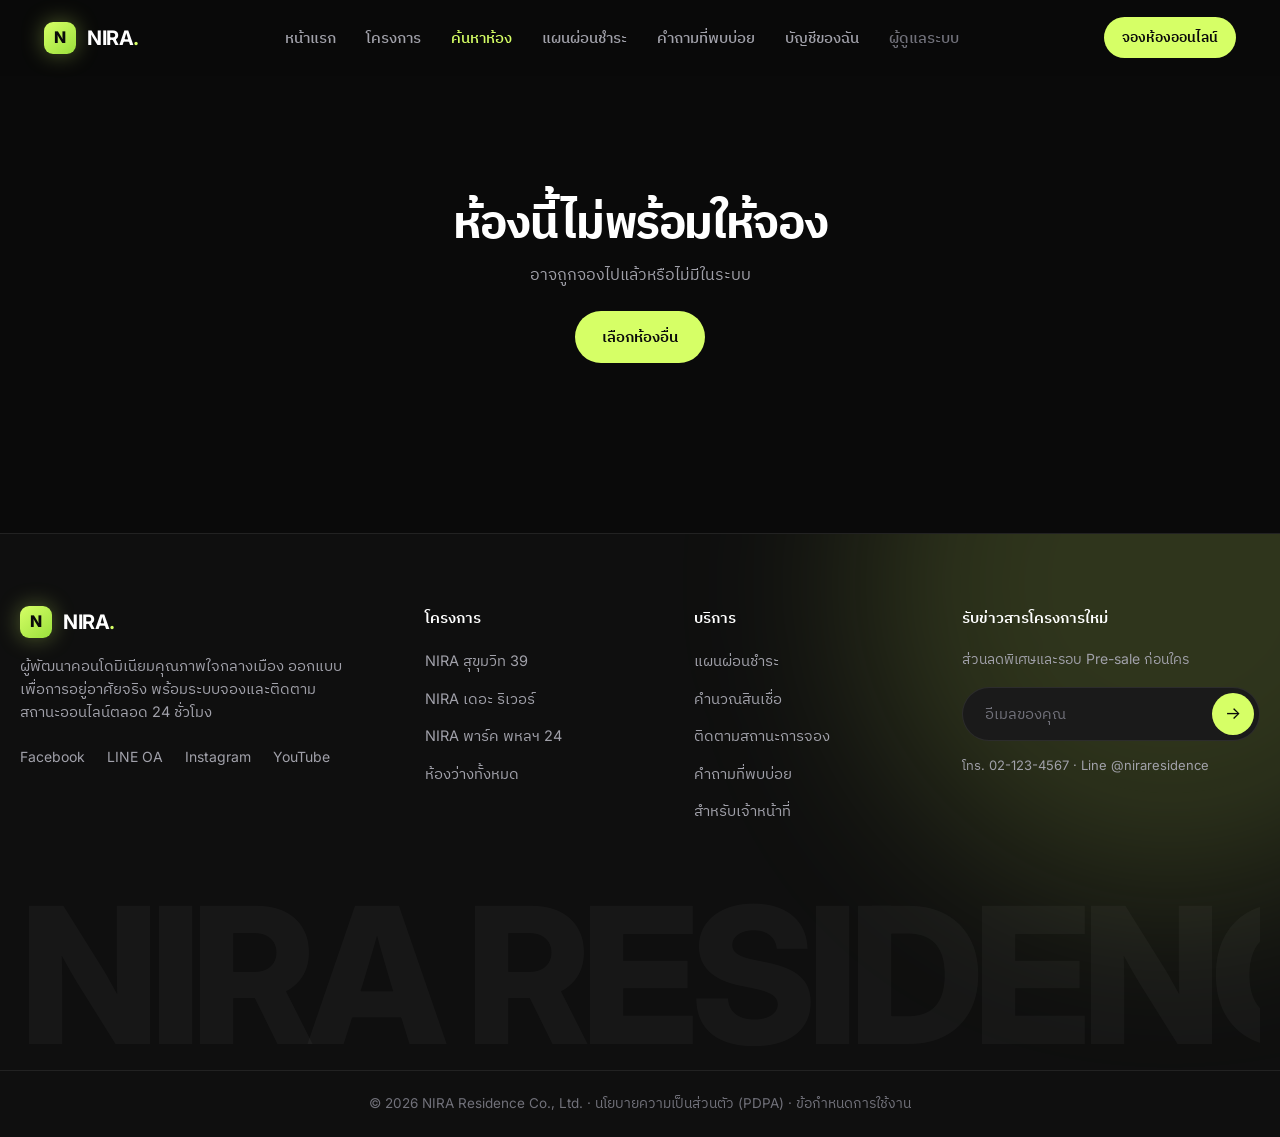
<file: booking.html>
<!doctype html>
<html lang="th">
<head>
<meta charset="utf-8">
<meta name="viewport" content="width=device-width,initial-scale=1">
<title>จองห้อง — NIRA Residence</title>
<link rel="icon" href="assets/img/favicon.png" type="image/png">
<link rel="apple-touch-icon" href="assets/img/apple-touch-icon.png">
<link rel="stylesheet" href="assets/theme.css">
<style>
.page{padding:calc(var(--nav-h) + 40px) 0 90px;}
.checkout{display:grid;grid-template-columns:1fr 380px;gap:32px;align-items:start;}
@media(max-width:1020px){.checkout{grid-template-columns:1fr;}}
.steps{display:flex;gap:0;margin-bottom:38px;overflow-x:auto;}
.step{flex:1;min-width:118px;position:relative;padding-top:34px;text-align:center;font-size:13px;color:var(--muted-2);}
.step::before{content:"";position:absolute;top:11px;left:0;right:0;height:2px;background:var(--line);}
.step:first-child::before{left:50%;} .step:last-child::before{right:50%;}
.step .b{position:absolute;top:0;left:50%;transform:translateX(-50%);width:24px;height:24px;border-radius:50%;background:var(--surface-2);border:2px solid var(--line);display:grid;place-items:center;font-size:11px;font-weight:700;z-index:2;}
.step.done::before,.step.on::before{background:var(--accent);}
.step.done .b{background:var(--accent);border-color:var(--accent);color:#0A0A0A;}
.step.on .b{background:var(--accent);border-color:var(--accent);color:#0A0A0A;box-shadow:0 0 0 5px rgba(214,255,102,.15);}
.step.on,.step.done{color:var(--text);}
.pane{display:none;} .pane.on{display:block;}
.summary{position:sticky;top:calc(var(--nav-h) + 20px);}
.payopt{display:grid;gap:12px;}
.payopt label{display:flex;gap:13px;align-items:flex-start;padding:16px 18px;border:1px solid var(--line);border-radius:var(--r-md);cursor:pointer;background:var(--surface-2);transition:.2s;}
.payopt label:hover{border-color:var(--line-strong);}
.payopt input{margin-top:3px;accent-color:var(--accent);}
.payopt input:checked ~ .pinfo{color:#fff;}
.payopt label:has(input:checked){border-color:rgba(214,255,102,.5);background:rgba(214,255,102,.05);}
.qr{width:200px;height:200px;background:#fff;border-radius:14px;padding:12px;margin:0 auto;}
.dropzone{border:1.5px dashed var(--line-strong);border-radius:var(--r-md);padding:30px;text-align:center;cursor:pointer;transition:.2s;}
.dropzone:hover{border-color:var(--accent);background:var(--accent-ghost);}
.planopt{display:grid;grid-template-columns:repeat(3,1fr);gap:14px;}
@media(max-width:760px){.planopt{grid-template-columns:1fr;}}
.planopt label{border:1px solid var(--line);border-radius:var(--r-md);padding:20px;cursor:pointer;display:block;background:var(--surface-2);transition:.2s;}
.planopt label:has(input:checked){border-color:rgba(214,255,102,.5);background:rgba(214,255,102,.06);}
.planopt input{accent-color:var(--accent);}
.receipt{border:1px solid var(--line);border-radius:var(--r-lg);padding:32px;background:var(--surface);}
.receipt-head{display:flex;justify-content:space-between;gap:20px;flex-wrap:wrap;border-bottom:1px dashed var(--line);padding-bottom:22px;margin-bottom:22px;}
@media print{.nav,.footer,.steps,.no-print{display:none!important}body{background:#fff;color:#000}.receipt{border-color:#ccc}}
</style>
</head>
<body>
<script src="assets/data.js"></script>
<script src="assets/ui.js"></script>
<script>boot('ค้นหาห้อง')</script>

<main class="page"><div class="wrap" id="root"></div></main>

<script>
const u = Store.unit(qs.get('unit'));
if(!u || ['Sold','Blocked','Reserved','Contracted'].includes(u.status)){
  document.getElementById('root').innerHTML =
    `<div style="text-align:center;padding:80px 0"><h2>ห้องนี้ไม่พร้อมให้จอง</h2><p style="margin:14px 0 24px">อาจถูกจองไปแล้วหรือไม่มีในระบบ</p><a class="btn btn-primary" href="units.html">เลือกห้องอื่น</a></div>`;
  renderFooter();
} else {
  const p = Store.project(u.projectId);
  let PLAN_KEY = 'B';
  const PLANS = {
    A:{name:'ผ่อนสบาย',down:.15,inst:12,bookingFee:p.paymentTerm.bookingFee,contractPct:.05,cashDisc:0,perk:'ฟรีค่าส่วนกลาง 1 ปี'},
    B:{name:'ยอดนิยม',down:.10,inst:6,bookingFee:Math.round(p.paymentTerm.bookingFee*.6/1000)*1000,contractPct:.05,cashDisc:0,perk:'ฟรีค่าส่วนกลาง 2 ปี + เฟอร์นิเจอร์'},
    C:{name:'เงินสด',down:0,inst:0,bookingFee:p.paymentTerm.bookingFee,contractPct:0,cashDisc:.07,perk:'ส่วนลดเงินสด 7% + ฟรีค่าโอน'}
  };
  let STEP = 1;
  let CUSTOMER = null, BOOKING = null;

  function planCalc(){
    const P = PLANS[PLAN_KEY];
    const net = Math.round(u.priceNet * (1 - P.cashDisc));
    const booking = P.bookingFee;
    const contract = Math.round(net * P.contractPct);
    const downTotal = Math.round(net * P.down);
    const per = P.inst ? Math.round(downTotal/P.inst/100)*100 : 0;
    const installments = [];
    const start = new Date(); start.setMonth(start.getMonth()+1); start.setDate(5);
    for(let i=1;i<=P.inst;i++){
      const d=new Date(start); d.setMonth(d.getMonth()+i-1);
      installments.push({no:i,dueDate:d.toISOString().slice(0,10),
        amount: i===P.inst ? downTotal-per*(P.inst-1) : per, status:'Pending', paidAt:null});
    }
    const transferAmount = net - booking - contract - downTotal;
    const loan = P.cashDisc ? 0 : Math.round(transferAmount);
    const costs = buildTransferCosts({...u, priceNet:net}, p, loan);
    const bank = p.banks[0];
    const monthly = loan>0 ? monthlyPayment(loan, bank.rate, 30) : 0;
    return {P,net,booking,contract,downTotal,installments,transferAmount,loan,costs,bank,monthly,
            discount:u.discount + (u.priceNet-net)};
  }

  /* ---------------- shell ---------------- */
  function shell(){
    const c = planCalc();
    document.getElementById('root').innerHTML = `
    <div class="steps no-print">
      ${['เลือกแผนชำระ','ข้อมูลผู้ซื้อ','ตรวจสอบยอดรวม','ชำระเงินจอง','เสร็จสิ้น']
        .map((s,i)=>`<div class="step ${STEP===i+1?'on':STEP>i+1?'done':''}"><span class="b">${STEP>i+1?'✓':i+1}</span>${s}</div>`).join('')}
    </div>
    <div class="checkout">
      <div id="panes"></div>
      <aside class="summary no-print" id="summary"></aside>
    </div>`;
    renderSummary(c); renderPane(c);
  }

  /* ---------------- summary sidebar ---------------- */
  function renderSummary(c){
    document.getElementById('summary').innerHTML = `
      <div class="card">
        <div class="row" style="gap:14px;align-items:flex-start">
          <div class="ph no-scrim" style="width:82px;height:66px;border-radius:10px;flex:0 0 82px;overflow:hidden">
            ${imgTag(imgKey.unit(u), `ห้อง ${u.unitNo}`)}
            <span class="ph-label" style="font-size:9px">${u.layoutCode}</span>
          </div>
          <div style="min-width:0">
            <div class="tiny muted">${p.nameTh}</div>
            <div style="font-weight:700;margin-top:3px">ห้อง ${u.unitNo}</div>
            <div class="tiny muted">${u.roomType} · ${u.usableAreaSqm} ตร.ม. · ชั้น ${u.floor}</div>
          </div>
        </div>
        <hr class="divider" style="margin:18px 0">
        <div class="kv"><span class="k">ราคาป้าย</span><span class="v">${fmt.baht(u.priceList)}</span></div>
        <div class="kv"><span class="k">ส่วนลดรวม</span><span class="v accent">${c.discount?'− '+fmt.baht(c.discount):'—'}</span></div>
        <div class="kv"><span class="k">ราคาสุทธิ</span><span class="v">${fmt.baht(c.net)}</span></div>
        <hr class="divider" style="margin:14px 0">
        <div class="kv"><span class="k">เงินทำสัญญา (7 วัน)</span><span class="v">${fmt.baht(c.contract)}</span></div>
        <div class="kv"><span class="k">ดาวน์ ${(c.P.down*100).toFixed(0)}%${c.P.inst?` · ${c.P.inst} งวด`:''}</span><span class="v">${fmt.baht(c.downTotal)}</span></div>
        <div class="kv"><span class="k">ยอดวันโอน</span><span class="v">${fmt.baht(c.transferAmount)}</span></div>
        <div class="kv total"><span class="k">ชำระวันนี้ (เงินจอง)</span><span class="v">${fmt.baht(c.booking)}</span></div>
        <div class="badge badge-accent" style="width:100%;justify-content:center;margin-top:16px">🎁 ${c.P.perk}</div>
        <p class="tiny center" style="margin-top:14px;color:var(--muted-2)">ห้องถูกล็อกให้ 7 วันหลังชำระ</p>
      </div>`;
  }

  /* ---------------- panes ---------------- */
  function renderPane(c){
    const box = document.getElementById('panes');
    if(STEP===1) box.innerHTML = pane1(c);
    if(STEP===2) box.innerHTML = pane2(c);
    if(STEP===3) box.innerHTML = pane3(c);
    if(STEP===4) box.innerHTML = pane4(c);
    if(STEP===5) box.innerHTML = pane5(c);
    initReveal();
  }

  /* ---- 1. plan ---- */
  const pane1 = c => `
    <h1 style="font-size:30px">เลือกแผนการชำระเงิน</h1>
    <p class="lead" style="margin-top:12px">ราคาห้องเท่ากันทุกแผน ต่างกันที่จังหวะการจ่ายและสิทธิพิเศษที่ได้รับ</p>
    <div class="planopt" style="margin-top:28px">
      ${Object.entries(PLANS).map(([k,P])=>{
        const net=Math.round(u.priceNet*(1-P.cashDisc));
        return `<label>
          <div class="row-between"><span style="font-weight:700">แผน ${k} · ${P.name}</span><input type="radio" name="plan" value="${k}" ${k===PLAN_KEY?'checked':''} onchange="setPlan('${k}')"></div>
          <div style="font-size:30px;font-weight:700;letter-spacing:-.03em;margin:12px 0 4px">${P.cashDisc?('−'+(P.cashDisc*100).toFixed(0)+'%'):((P.down*100).toFixed(0)+'%')}</div>
          <div class="tiny muted">${P.cashDisc?'ส่วนลดเงินสด':'เงินดาวน์'}</div>
          <hr class="divider" style="margin:16px 0">
          <div class="kv" style="padding:7px 0"><span class="k tiny">เงินจอง</span><span class="v tiny">${fmt.baht(P.bookingFee)}</span></div>
          <div class="kv" style="padding:7px 0"><span class="k tiny">ทำสัญญา</span><span class="v tiny">${P.contractPct?fmt.baht(Math.round(net*P.contractPct)):'—'}</span></div>
          <div class="kv" style="padding:7px 0"><span class="k tiny">ผ่อนดาวน์</span><span class="v tiny">${P.inst?P.inst+' งวด':'ไม่มี'}</span></div>
          <div class="kv" style="padding:7px 0"><span class="k tiny">ราคาสุทธิ</span><span class="v tiny accent">${fmt.baht(net)}</span></div>
          <div class="badge" style="margin-top:12px;width:100%;justify-content:center">🎁 ${P.perk}</div>
        </label>`;}).join('')}
    </div>

    <div class="card" style="margin-top:26px">
      <h4>ตารางผ่อนดาวน์ตามแผนที่เลือก</h4>
      ${c.installments.length ? `<div class="tablewrap" style="margin-top:16px;border:0"><table>
        <thead><tr><th>งวด</th><th>ครบกำหนด</th><th class="num">จำนวนเงิน</th></tr></thead>
        <tbody>${c.installments.map(i=>`<tr><td>${i.no}</td><td>${fmt.date(i.dueDate)}</td><td class="num">${fmt.baht(i.amount)}</td></tr>`).join('')}</tbody></table></div>`
      : `<p style="margin-top:12px">แผนเงินสดไม่มีการผ่อนดาวน์ — ชำระส่วนที่เหลือ ${fmt.baht(c.transferAmount)} ภายใน 30 วันหลังทำสัญญา</p>`}
    </div>

    <div class="row" style="gap:12px;margin-top:26px">
      <a class="btn btn-ghost" href="unit.html?id=${encodeURIComponent(u.id)}">← กลับไปดูห้อง</a>
      <button class="btn btn-primary" onclick="go(2)">ถัดไป: กรอกข้อมูลผู้ซื้อ</button>
    </div>`;

  /* ---- 2. customer ---- */
  const pane2 = c => `
    <h1 style="font-size:30px">ข้อมูลผู้ซื้อ</h1>
    <p class="lead" style="margin-top:12px">ข้อมูลนี้จะใช้ออกใบจองและสัญญาจะซื้อจะขาย กรุณากรอกตามบัตรประชาชน/หนังสือเดินทาง</p>
    <form id="cusForm" style="display:grid;gap:20px;margin-top:28px" onsubmit="submitCustomer(event)">
      <div class="card">
        <h4>ข้อมูลส่วนตัว</h4>
        <div class="grid g2" style="gap:16px;margin-top:18px">
          <div class="field"><label>คำนำหน้า</label><select class="select" name="prefix"><option>นาย</option><option>นาง</option><option>นางสาว</option><option>Mr.</option><option>Mrs.</option><option>Ms.</option></select></div>
          <div class="field"><label>สัญชาติ <span class="req">*</span></label><select class="select" name="nationality" required onchange="toggleForeign(this.value)"><option>ไทย</option><option>ญี่ปุ่น</option><option>จีน</option><option>สิงคโปร์</option><option>อื่น ๆ</option></select></div>
          <div class="field"><label>ชื่อ <span class="req">*</span></label><input class="input" name="firstName" required></div>
          <div class="field"><label>นามสกุล <span class="req">*</span></label><input class="input" name="lastName" required></div>
          <div class="field"><label>เลขบัตรประชาชน / Passport <span class="req">*</span></label><input class="input" name="idCard" required placeholder="x-xxxx-xxxxx-xx-x"></div>
          <div class="field"><label>วันเกิด <span class="req">*</span></label><input class="input" type="date" name="dob" required></div>
        </div>
        <div id="foreignNote" style="display:none;margin-top:16px">
          <div class="badge badge-info" style="width:100%;justify-content:flex-start;padding:13px;line-height:1.5;white-space:normal;text-align:left">
            ผู้ซื้อชาวต่างชาติ: โควตาต่างชาติของโครงการนี้เหลือ ${(p.foreignQuotaPct-p.foreignQuotaSoldPct).toFixed(0)}% — ต้องแสดงหลักฐานการโอนเงินจากต่างประเทศ (FET/Credit Advice) ก่อนวันโอนกรรมสิทธิ์
          </div>
        </div>
      </div>

      <div class="card">
        <h4>ช่องทางติดต่อ</h4>
        <div class="grid g2" style="gap:16px;margin-top:18px">
          <div class="field"><label>เบอร์โทรศัพท์ <span class="req">*</span></label><input class="input" name="phone" required placeholder="08x-xxx-xxxx"></div>
          <div class="field"><label>อีเมล <span class="req">*</span></label><input class="input" type="email" name="email" required></div>
          <div class="field"><label>LINE ID</label><input class="input" name="lineId"></div>
          <div class="field"><label>อาชีพ</label><input class="input" name="occupation" placeholder="เช่น พนักงานบริษัท"></div>
        </div>
        <div class="field" style="margin-top:16px"><label>ที่อยู่ตามทะเบียนบ้าน <span class="req">*</span></label><textarea class="textarea" name="address" required></textarea></div>
      </div>

      <div class="card">
        <h4>ข้อมูลเพื่อประเมินสินเชื่อ <span class="tiny muted">(ไม่บังคับ แต่ช่วยให้ทีมสินเชื่อเตรียมงานได้เร็วขึ้น)</span></h4>
        <div class="grid g2" style="gap:16px;margin-top:18px">
          <div class="field"><label>รายได้ต่อเดือน (บาท)</label><input class="input" type="number" name="monthlyIncome" placeholder="เช่น 80000"></div>
          <div class="field"><label>วัตถุประสงค์การซื้อ</label><select class="select" name="purpose"><option>อยู่เอง</option><option>ลงทุนปล่อยเช่า</option><option>ซื้อให้ลูก/ครอบครัว</option><option>เก็งกำไร</option></select></div>
          <div class="field"><label>ธนาคารที่ต้องการยื่นกู้</label><select class="select" name="bank">${p.banks.map(b=>`<option>${b.name}</option>`).join('')}<option>ยังไม่ตัดสินใจ</option></select></div>
          <div class="field"><label>รู้จักโครงการจากช่องทางใด</label><select class="select" name="source"><option>Google</option><option>Facebook / Instagram</option><option>ป้ายโฆษณา</option><option>เพื่อนแนะนำ</option><option>เอเจนต์</option><option>อื่น ๆ</option></select></div>
        </div>
      </div>

      <div class="card card-flat">
        <label class="check"><input type="checkbox" name="pdpa" required><span><b style="color:#fff">ยินยอมตาม PDPA</b> — ข้าพเจ้ายินยอมให้บริษัทเก็บ รวบรวม ใช้ และเปิดเผยข้อมูลส่วนบุคคล เพื่อการพิจารณาจอง ทำสัญญา ยื่นสินเชื่อ และการโอนกรรมสิทธิ์ <a class="accent" href="#">อ่านนโยบายฉบับเต็ม</a></span></label>
        <label class="check" style="margin-top:14px"><input type="checkbox" name="terms" required><span>ข้าพเจ้าได้อ่านและยอมรับ <a class="accent" href="#">เงื่อนไขการจอง</a> โดยเข้าใจว่าเงินจองจะไม่ได้รับคืนหากยกเลิกโดยผู้ซื้อเอง และต้องทำสัญญาภายใน 7 วัน</span></label>
        <label class="check" style="margin-top:14px"><input type="checkbox" name="marketing"><span>ยินดีรับข่าวสารโปรโมชั่นและโครงการใหม่ (ยกเลิกได้ทุกเมื่อ)</span></label>
      </div>

      <div class="row" style="gap:12px">
        <button type="button" class="btn btn-ghost" onclick="go(1)">← ย้อนกลับ</button>
        <button type="submit" class="btn btn-primary">ถัดไป: ตรวจสอบยอดรวม</button>
      </div>
    </form>`;

  /* ---- 3. review ---- */
  const pane3 = c => `
    <h1 style="font-size:30px">ตรวจสอบรายละเอียดทั้งหมด</h1>
    <p class="lead" style="margin-top:12px">นี่คือทุกบาทที่คุณจะต้องจ่ายตลอดการซื้อห้องนี้ ตั้งแต่วันนี้จนถึงวันรับกุญแจ</p>

    <div class="card" style="margin-top:26px">
      <div class="row-between"><h4 style="margin:0">ห้องที่เลือก</h4><a class="tiny accent" href="unit.html?id=${encodeURIComponent(u.id)}">ดูรายละเอียดห้อง →</a></div>
      <div class="grid g2" style="gap:0 24px;margin-top:16px">
        <div class="kv"><span class="k">โครงการ</span><span class="v">${p.nameTh}</span></div>
        <div class="kv"><span class="k">เลขที่ห้อง</span><span class="v">${u.unitNo} (อาคาร ${u.building})</span></div>
        <div class="kv"><span class="k">แบบห้อง</span><span class="v">${u.roomType} · ${u.layoutCode}</span></div>
        <div class="kv"><span class="k">ชั้น</span><span class="v">${u.floor}</span></div>
        <div class="kv"><span class="k">พื้นที่ใช้สอย</span><span class="v">${u.usableAreaSqm} ตร.ม. (+ระเบียง ${u.balconyAreaSqm})</span></div>
        <div class="kv"><span class="k">ทิศ / วิว</span><span class="v">${u.direction} · ${u.view}</span></div>
        <div class="kv"><span class="k">เฟอร์นิเจอร์</span><span class="v">${u.furnishing}</span></div>
        <div class="kv"><span class="k">ที่จอดรถ</span><span class="v">${u.parkingSlots} คัน</span></div>
        <div class="kv"><span class="k">กำหนดโอน</span><span class="v">${p.quarterCompleted}</span></div>
        <div class="kv"><span class="k">กรรมสิทธิ์</span><span class="v">${p.ownership}</span></div>
      </div>
    </div>

    <div class="card" style="margin-top:20px">
      <h4>ผู้ซื้อ</h4>
      <div class="grid g2" style="gap:0 24px;margin-top:16px">
        <div class="kv"><span class="k">ชื่อ-นามสกุล</span><span class="v">${CUSTOMER.prefix} ${CUSTOMER.firstName} ${CUSTOMER.lastName}</span></div>
        <div class="kv"><span class="k">สัญชาติ</span><span class="v">${CUSTOMER.nationality}</span></div>
        <div class="kv"><span class="k">เลขบัตร/พาสปอร์ต</span><span class="v">${CUSTOMER.idCard}</span></div>
        <div class="kv"><span class="k">โทรศัพท์</span><span class="v">${CUSTOMER.phone}</span></div>
        <div class="kv"><span class="k">อีเมล</span><span class="v">${CUSTOMER.email}</span></div>
        <div class="kv"><span class="k">ธนาคารที่จะยื่นกู้</span><span class="v">${CUSTOMER.bank||'-'}</span></div>
      </div>
      <button class="btn btn-ghost btn-sm" style="margin-top:16px" onclick="go(2)">แก้ไขข้อมูล</button>
    </div>

    <div class="card" style="margin-top:20px">
      <h4>A · ราคาห้องและแผนการชำระ <span class="badge" style="margin-left:8px">แผน ${PLAN_KEY} · ${c.P.name}</span></h4>
      <div style="margin-top:16px">
        <div class="kv"><span class="k">ราคาป้าย</span><span class="v">${fmt.baht(u.priceList)}</span></div>
        <div class="kv"><span class="k">ส่วนลด/โปรโมชั่น</span><span class="v accent">${c.discount?'− '+fmt.baht(c.discount):'—'}</span></div>
        <div class="kv"><span class="k">ราคาสุทธิ (${fmt.baht(Math.round(c.net/u.usableAreaSqm))}/ตร.ม.)</span><span class="v">${fmt.baht(c.net)}</span></div>
        <hr class="divider" style="margin:12px 0">
        <div class="kv"><span class="k">1) เงินจอง — ชำระวันนี้</span><span class="v accent">${fmt.baht(c.booking)}</span></div>
        <div class="kv"><span class="k">2) เงินทำสัญญา — ภายใน 7 วัน</span><span class="v">${fmt.baht(c.contract)}</span></div>
        <div class="kv"><span class="k">3) เงินดาวน์ ${(c.P.down*100).toFixed(0)}%${c.P.inst?` (${c.P.inst} งวด × ~${fmt.baht(c.installments[0].amount)})`:''}</span><span class="v">${fmt.baht(c.downTotal)}</span></div>
        <div class="kv"><span class="k">4) ยอดคงเหลือวันโอน (ยื่นสินเชื่อ)</span><span class="v">${fmt.baht(c.transferAmount)}</span></div>
        <div class="kv total"><span class="k">รวมราคาห้อง</span><span class="v">${fmt.baht(c.net)}</span></div>
      </div>
    </div>

    <div class="card" style="margin-top:20px">
      <h4>B · ค่าใช้จ่ายเพิ่มเติม ณ วันโอนกรรมสิทธิ์ <span class="tiny muted">(ไม่รวมในราคาห้อง)</span></h4>
      ${c.costs.useMeasure?`<div class="badge badge-ok" style="margin-top:12px">✓ ราคาไม่เกิน 7 ล้าน เข้าเกณฑ์มาตรการรัฐ ค่าโอน–จดจำนอง 0.01%</div>`:''}
      <div style="margin-top:16px">
        ${c.costs.items.map(i=>`<div class="kv"><span class="k">${i.k}</span><span class="v">${fmt.baht(i.v)}</span></div>`).join('')}
        <div class="kv total"><span class="k">รวมค่าใช้จ่ายวันโอน</span><span class="v">${fmt.baht(c.costs.total)}</span></div>
      </div>
    </div>

    <div class="card" style="margin-top:20px">
      <h4>C · ภาระรายเดือนหลังเข้าอยู่</h4>
      <div style="margin-top:16px">
        <div class="kv"><span class="k">ผ่อนธนาคาร (${c.bank.name} ${c.bank.rate}% · 30 ปี)</span><span class="v">${c.monthly?fmt.baht(Math.round(c.monthly)):'— (ซื้อเงินสด)'}</span></div>
        <div class="kv"><span class="k">ค่าส่วนกลาง</span><span class="v">${fmt.baht(u.commonFeeMonthly)}</span></div>
        <div class="kv"><span class="k">ค่าน้ำ-ไฟโดยประมาณ</span><span class="v">${fmt.baht(1200+Math.round(u.usableAreaSqm*22))}</span></div>
        <div class="kv total"><span class="k">รวมต่อเดือน</span><span class="v">${fmt.baht(Math.round(c.monthly)+u.commonFeeMonthly+1200+Math.round(u.usableAreaSqm*22))}</span></div>
      </div>
      ${c.monthly?`<p class="tiny" style="margin-top:14px;color:var(--muted-2)">รายได้ขั้นต่ำที่ธนาคารมักกำหนด: ${fmt.baht(requiredIncome(c.monthly))} ต่อเดือน${CUSTOMER.monthlyIncome?` — รายได้ที่คุณแจ้ง ${fmt.baht(+CUSTOMER.monthlyIncome)} <b class="${+CUSTOMER.monthlyIncome>=requiredIncome(c.monthly)?'accent':''}">${+CUSTOMER.monthlyIncome>=requiredIncome(c.monthly)?'✓ ผ่านเกณฑ์เบื้องต้น':'⚠ อาจต้องเพิ่มผู้กู้ร่วม'}</b>`:''}</p>`:''}
    </div>

    <div class="card card-flat" style="margin-top:20px">
      <h4>ของแถม / สิทธิพิเศษที่ได้รับ</h4>
      <div style="margin-top:14px;display:flex;gap:8px;flex-wrap:wrap">
        <span class="badge badge-accent">🎁 ${c.P.perk}</span>
        ${p.promotions.filter(x=>x.type==='freebie').map(x=>`<span class="badge badge-accent">🎁 ${x.name}</span>`).join('')}
      </div>
    </div>

    <div class="row" style="gap:12px;margin-top:26px">
      <button class="btn btn-ghost" onclick="go(2)">← ย้อนกลับ</button>
      <button class="btn btn-primary btn-lg" onclick="go(4)">ยืนยันและไปชำระเงินจอง ${fmt.baht(c.booking)}</button>
    </div>`;

  /* ---- 4. payment ---- */
  const pane4 = c => `
    <h1 style="font-size:30px">ชำระเงินจอง</h1>
    <p class="lead" style="margin-top:12px">ยอดที่ต้องชำระวันนี้ <b class="accent">${fmt.baht(c.booking)}</b> — เมื่อชำระแล้วห้อง ${u.unitNo} จะถูกล็อกให้คุณ 7 วัน</p>

    <form onsubmit="submitPayment(event)" style="display:grid;gap:20px;margin-top:28px">
      <div class="card">
        <h4>เลือกช่องทางชำระเงิน</h4>
        <div class="payopt" style="margin-top:18px">
          <label><input type="radio" name="method" value="QR PromptPay" checked onchange="switchMethod(this.value)">
            <div class="pinfo"><div style="font-weight:600">QR PromptPay</div><div class="tiny muted">สแกนจ่ายผ่านแอปธนาคาร ยืนยันอัตโนมัติภายใน 1 นาที · ไม่มีค่าธรรมเนียม</div></div></label>
          <label><input type="radio" name="method" value="บัตรเครดิต" onchange="switchMethod(this.value)">
            <div class="pinfo"><div style="font-weight:600">บัตรเครดิต / เดบิต</div><div class="tiny muted">ผ่อน 0% นานสูงสุด 10 เดือน (เฉพาะบัตรที่ร่วมรายการ) · มีค่าธรรมเนียม 1.5%</div></div></label>
          <label><input type="radio" name="method" value="โอนผ่านธนาคาร" onchange="switchMethod(this.value)">
            <div class="pinfo"><div style="font-weight:600">โอนเงินผ่านธนาคาร + แนบสลิป</div><div class="tiny muted">เจ้าหน้าที่ตรวจสอบภายใน 2 ชั่วโมงทำการ</div></div></label>
        </div>
      </div>

      <div class="card" id="methodBox"></div>

      <div class="card card-flat">
        <div class="kv"><span class="k">ยอดเงินจอง</span><span class="v">${fmt.baht(c.booking)}</span></div>
        <div class="kv" id="feeRow"><span class="k">ค่าธรรมเนียมช่องทาง</span><span class="v">฿0</span></div>
        <div class="kv total"><span class="k">ยอดชำระวันนี้</span><span class="v" id="payTotal">${fmt.baht(c.booking)}</span></div>
      </div>

      <label class="check"><input type="checkbox" required><span>ข้าพเจ้ายืนยันว่าข้อมูลถูกต้อง และรับทราบว่าเงินจองจำนวน ${fmt.baht(c.booking)} จะถูกนำไปหักจากราคาห้อง แต่จะไม่ได้รับคืนหากข้าพเจ้ายกเลิกการจองเอง</span></label>

      <div class="row" style="gap:12px">
        <button type="button" class="btn btn-ghost" onclick="go(3)">← ย้อนกลับ</button>
        <button type="submit" class="btn btn-primary btn-lg" id="payBtn">ชำระเงิน ${fmt.baht(c.booking)}</button>
      </div>
    </form>`;

  /* ---- 5. done ---- */
  const pane5 = c => {
    const b = BOOKING;
    return `
    <div class="center" style="margin-bottom:34px">
      <div style="width:74px;height:74px;border-radius:50%;background:var(--accent);color:#0A0A0A;display:grid;place-items:center;font-size:36px;margin:0 auto 22px">✓</div>
      <h1 style="font-size:32px">จองสำเร็จแล้ว!</h1>
      <p class="lead" style="margin:14px auto 0;text-align:center">เราส่งใบจองไปที่ <b class="accent">${CUSTOMER.email}</b> แล้ว เจ้าหน้าที่จะติดต่อกลับภายใน 24 ชั่วโมงเพื่อนัดเซ็นสัญญา</p>
    </div>

    <div class="receipt">
      <div class="receipt-head">
        <div>
          <div class="brand" style="font-size:19px"><span class="brand-mark">N</span><span>NIRA<span class="accent">.</span></span></div>
          <div class="tiny muted" style="margin-top:10px">บริษัท นิรา ดีเวลลอปเมนท์ จำกัด (มหาชน)<br>เลขประจำตัวผู้เสียภาษี 0107556000001</div>
        </div>
        <div style="text-align:right">
          <div style="font-size:13px;color:var(--muted-2);letter-spacing:.1em">ใบจองห้องชุด</div>
          <div style="font-size:22px;font-weight:700;margin-top:4px">${b.bookingNo}</div>
          <div class="tiny muted" style="margin-top:6px">ออกวันที่ ${fmt.date(b.bookingDate)}</div>
          <div style="margin-top:10px">${badge('Reserved')}</div>
        </div>
      </div>

      <div class="grid g2" style="gap:0 30px">
        <div>
          <div class="tiny muted" style="margin-bottom:8px">ผู้จอง</div>
          <div class="kv"><span class="k">ชื่อ</span><span class="v">${CUSTOMER.prefix} ${CUSTOMER.firstName} ${CUSTOMER.lastName}</span></div>
          <div class="kv"><span class="k">เลขบัตร/พาสปอร์ต</span><span class="v">${CUSTOMER.idCard}</span></div>
          <div class="kv"><span class="k">โทรศัพท์</span><span class="v">${CUSTOMER.phone}</span></div>
          <div class="kv"><span class="k">อีเมล</span><span class="v">${CUSTOMER.email}</span></div>
        </div>
        <div>
          <div class="tiny muted" style="margin-bottom:8px">ห้องที่จอง</div>
          <div class="kv"><span class="k">โครงการ</span><span class="v">${p.nameTh}</span></div>
          <div class="kv"><span class="k">เลขที่ห้อง</span><span class="v">${u.unitNo} · ชั้น ${u.floor}</span></div>
          <div class="kv"><span class="k">แบบห้อง</span><span class="v">${u.roomType} ${u.usableAreaSqm} ตร.ม.</span></div>
          <div class="kv"><span class="k">ราคาสุทธิ</span><span class="v">${fmt.baht(c.net)}</span></div>
        </div>
      </div>

      <hr class="divider" style="margin:24px 0">
      <div class="kv"><span class="k">เงินจองที่ชำระแล้ว (${b.payMethod})</span><span class="v accent">${fmt.baht(c.booking)}</span></div>
      <div class="kv"><span class="k">เงินทำสัญญาที่ต้องชำระ</span><span class="v">${fmt.baht(c.contract)}</span></div>
      <div class="kv"><span class="k">กำหนดเซ็นสัญญาภายใน</span><span class="v" style="color:var(--warn)">${fmt.date(b.expireDate)}</span></div>
      <div class="kv"><span class="k">ที่ปรึกษาการขาย</span><span class="v">${u.salesOwner} · 02-123-4567</span></div>
      <div class="kv total"><span class="k">ยอดคงเหลือทั้งหมด</span><span class="v">${fmt.baht(c.net - c.booking)}</span></div>

      <div style="margin-top:26px;padding:18px;border:1px dashed var(--line);border-radius:var(--r-md)">
        <div style="font-weight:600;margin-bottom:10px">สิ่งที่ต้องทำต่อไป</div>
        <ol style="margin:0;padding-left:20px;color:var(--muted);font-size:14px;display:grid;gap:8px">
          <li>เตรียมเอกสาร: สำเนาบัตรประชาชน, สำเนาทะเบียนบ้าน, สลิปเงินเดือน 3 เดือน, Statement 6 เดือน</li>
          <li>เซ็นสัญญาจะซื้อจะขายและชำระเงินทำสัญญา ${fmt.baht(c.contract)} ภายในวันที่ ${fmt.date(b.expireDate)}</li>
          <li>ชำระค่างวดดาวน์ตามตารางที่ตกลง (ดูได้ในหน้าบัญชีของฉัน)</li>
          <li>ยื่นสินเชื่อก่อนกำหนดโอน 60 วัน — ทีมสินเชื่อจะติดต่อคุณเอง</li>
        </ol>
      </div>
    </div>

    <div class="row no-print" style="gap:12px;margin-top:26px;flex-wrap:wrap">
      <button class="btn btn-primary" onclick="window.print()">🖨 พิมพ์ / บันทึกใบจอง PDF</button>
      <a class="btn btn-ghost" href="account.html">ไปหน้าบัญชีของฉัน</a>
      <a class="btn btn-ghost" href="units.html">ดูห้องอื่น</a>
    </div>`;
  };

  /* ---------------- actions ---------------- */
  window.setPlan = k => { PLAN_KEY = k; const c=planCalc(); renderSummary(c); renderPane(c); };
  window.go = s => { STEP = s; window.scrollTo({top:0,behavior:'smooth'}); shell(); };
  window.toggleForeign = v => { document.getElementById('foreignNote').style.display = v==='ไทย' ? 'none':'block'; };

  window.submitCustomer = e => {
    e.preventDefault();
    const f = new FormData(e.target);
    CUSTOMER = Object.fromEntries(f.entries());
    CUSTOMER.pdpaConsent = true;
    go(3);
  };

  window.switchMethod = m => {
    const c = planCalc();
    const box = document.getElementById('methodBox');
    let fee = 0;
    if(m==='QR PromptPay'){
      box.innerHTML = `<h4>สแกนเพื่อชำระเงิน</h4>
        <div class="center" style="margin-top:20px">
          ${qrSvg()}
          <div style="margin-top:16px;font-size:22px;font-weight:700">${fmt.baht(c.booking)}</div>
          <div class="tiny muted">บจก. นิรา ดีเวลลอปเมนท์ · อ้างอิง ${u.unitNo}</div>
          <div class="badge badge-warn" style="margin-top:16px">⏱ QR หมดอายุใน 14:59 นาที</div>
        </div>`;
    } else if(m==='บัตรเครดิต'){
      fee = Math.round(c.booking*0.015);
      box.innerHTML = `<h4>ข้อมูลบัตร</h4>
        <div class="badge badge-info" style="margin-top:14px;white-space:normal;text-align:left;line-height:1.5;padding:12px">
          ตัวอย่างระบบสาธิต — หน้าจริงจะ redirect ไปยังหน้าชำระเงินที่ปลอดภัยของผู้ให้บริการ (2C2P / Omise) เว็บไซต์นี้ไม่เก็บเลขบัตรของคุณ
        </div>
        <div class="grid g2" style="gap:16px;margin-top:18px">
          <div class="field" style="grid-column:span 2"><label>แผนการผ่อน</label>
            <select class="select"><option>ชำระเต็มจำนวน</option><option>ผ่อน 0% 3 เดือน</option><option>ผ่อน 0% 6 เดือน</option><option>ผ่อน 0% 10 เดือน</option></select></div>
        </div>`;
    } else {
      box.innerHTML = `<h4>โอนเข้าบัญชีบริษัท</h4>
        <div style="margin-top:16px">
          <div class="kv"><span class="k">ธนาคาร</span><span class="v">กสิกรไทย สาขาเอ็มควอเทียร์</span></div>
          <div class="kv"><span class="k">ชื่อบัญชี</span><span class="v">บจก. นิรา ดีเวลลอปเมนท์</span></div>
          <div class="kv"><span class="k">เลขที่บัญชี</span><span class="v">039-8-88888-8</span></div>
          <div class="kv"><span class="k">จำนวนเงิน</span><span class="v accent">${fmt.baht(c.booking)}</span></div>
        </div>
        <div class="dropzone" style="margin-top:20px" onclick="toast('ระบบสาธิต — แนบสลิปได้ในเวอร์ชันจริง')">
          <div style="font-size:30px">📎</div>
          <div style="font-weight:600;margin-top:8px">แนบสลิปโอนเงิน</div>
          <div class="tiny muted">JPG, PNG หรือ PDF ไม่เกิน 5 MB</div>
        </div>`;
    }
    document.getElementById('feeRow').querySelector('.v').textContent = fmt.baht(fee);
    document.getElementById('payTotal').textContent = fmt.baht(c.booking + fee);
    document.getElementById('payBtn').textContent = 'ชำระเงิน ' + fmt.baht(c.booking + fee);
  };

  window.submitPayment = e => {
    e.preventDefault();
    const btn = document.getElementById('payBtn');
    btn.textContent = 'กำลังดำเนินการ...'; btn.classList.add('is-disabled');
    const method = new FormData(e.target).get('method');
    setTimeout(()=>{
      const c = planCalc();
      const cusId = Store.addCustomer(CUSTOMER);
      const today = new Date(); const exp = new Date(); exp.setDate(exp.getDate()+7);
      BOOKING = Store.addBooking({
        customerId: cusId, unitId: u.id, projectId: p.id,
        planKey: PLAN_KEY, planName: c.P.name,
        priceNet: c.net,
        bookingFee: c.booking, bookingDate: today.toISOString().slice(0,10), expireDate: exp.toISOString().slice(0,10),
        contractFee: c.contract, contractDate: null,
        downTotal: c.downTotal, installments: c.installments,
        transferAmount: c.transferAmount,
        transferCosts: c.costs.total,
        promotions: [c.P.perk, ...p.promotions.filter(x=>x.type==='freebie').map(x=>x.name)],
        loan: { bank: CUSTOMER.bank||'-', amount: c.loan, years:30, rate:c.bank.rate, status:'Not submitted' },
        status: 'Reserved', salesOwner: u.salesOwner, payMethod: method,
        documents: [
          {name:'สำเนาบัตรประชาชน',status:'Waiting'},{name:'สำเนาทะเบียนบ้าน',status:'Waiting'},
          {name:'สลิปเงินเดือน 3 เดือน',status:'Waiting'},{name:'Statement 6 เดือน',status:'Waiting'}
        ]
      });
      Store.addPayment({ bookingId: BOOKING.id, type:'เงินจอง', amount:c.booking, method,
        paidAt: today.toISOString().slice(0,10), status: method==='QR PromptPay'?'Verified':'Waiting verify',
        receiptNo: method==='QR PromptPay' ? 'RC-'+BOOKING.bookingNo.slice(5) : '-' });
      Store.setSession({ customerId: cusId });
      go(5);
      toast('ชำระเงินจองสำเร็จ');
    }, 1400);
  };

  /* fake QR */
  function qrSvg(){
    const n=25, cells=[];
    const rnd=mulberry32(u.floor*1000+u.usableAreaSqm);
    for(let y=0;y<n;y++)for(let x=0;x<n;x++){
      const finder=(x<7&&y<7)||(x>n-8&&y<7)||(x<7&&y>n-8);
      const on = finder ? ((x===0||x===6||y===0||y===6||(x>1&&x<5&&y>1&&y<5)) ||
                 (x>n-8&&((x===n-7||x===n-1||y===0||y===6)||(x>n-6&&x<n-2&&y>1&&y<5))) ||
                 (y>n-8&&((x===0||x===6||y===n-7||y===n-1)||(x>1&&x<5&&y>n-6&&y<n-2))))
                 : rnd()>0.52;
      if(on) cells.push(`<rect x="${x}" y="${y}" width="1" height="1"/>`);
    }
    return `<svg class="qr" viewBox="0 0 ${n} ${n}" xmlns="http://www.w3.org/2000/svg"><g fill="#0A0A0A">${cells.join('')}</g></svg>`;
  }

  shell();
  setTimeout(()=>{ if(STEP===4) switchMethod('QR PromptPay'); },0);
  const _go = window.go;
  window.go = s => { _go(s); if(s===4) switchMethod('QR PromptPay'); };
  renderFooter();
}
</script>
</body>
</html>
</file>
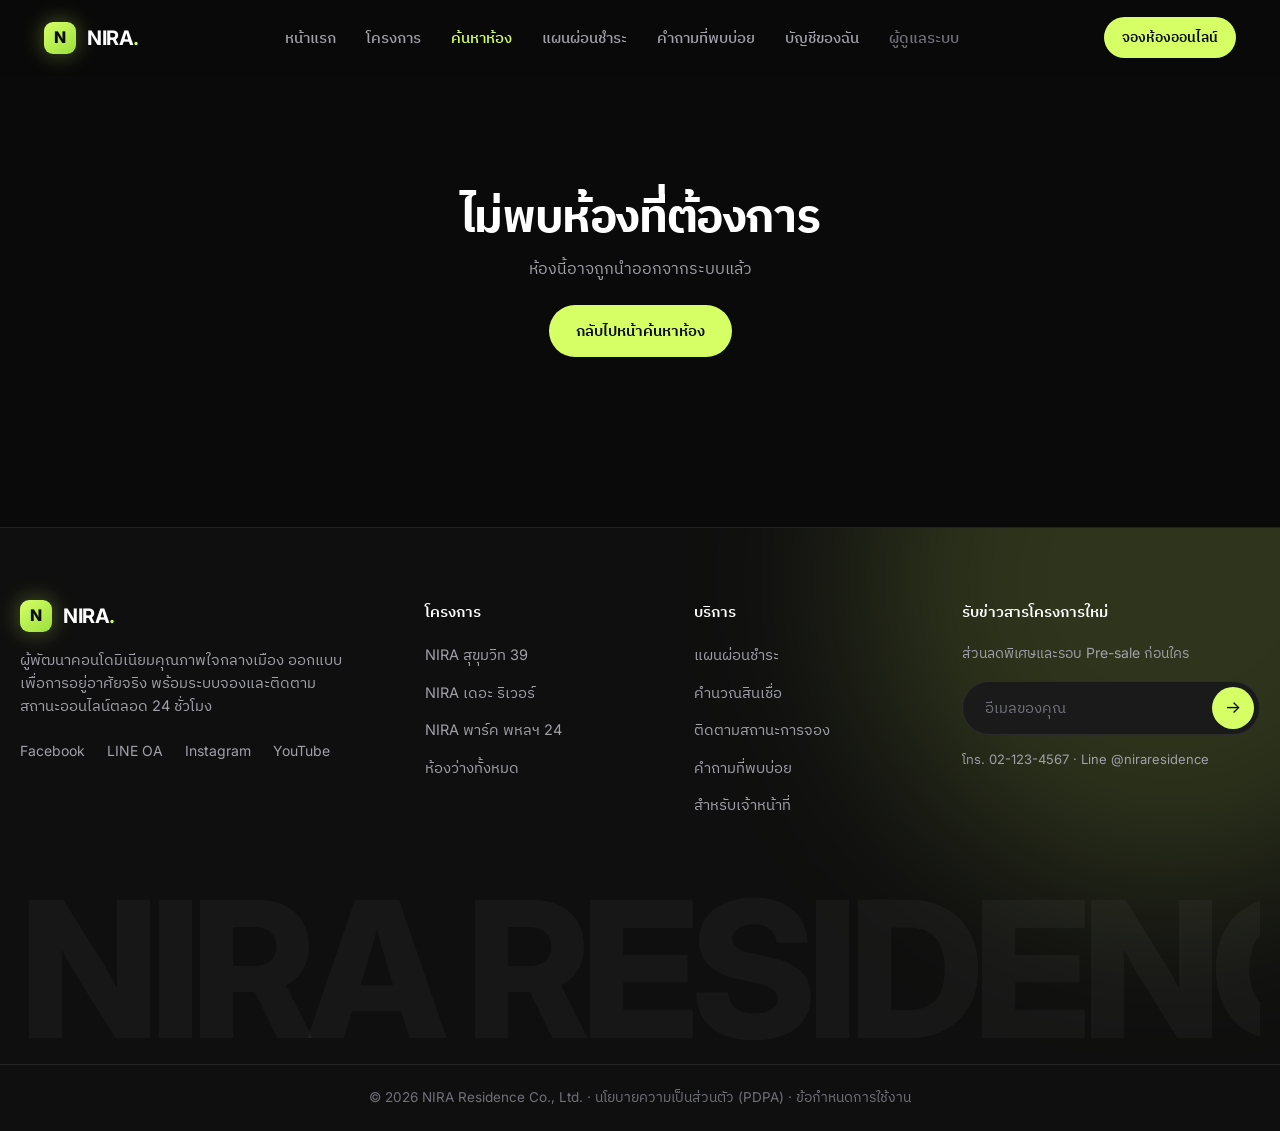
<file: unit.html>
<!doctype html>
<html lang="th">
<head>
<meta charset="utf-8">
<meta name="viewport" content="width=device-width,initial-scale=1">
<title>รายละเอียดห้อง — NIRA Residence</title>
<link rel="icon" href="assets/img/favicon.png" type="image/png">
<link rel="apple-touch-icon" href="assets/img/apple-touch-icon.png">
<link rel="stylesheet" href="assets/theme.css">
<style>
.page{padding:calc(var(--nav-h) + 34px) 0 90px;}
.crumb{font-size:13.5px;color:var(--muted-2);margin-bottom:20px;}
.crumb a:hover{color:var(--accent);}
.detail{display:grid;grid-template-columns:1fr 390px;gap:32px;align-items:start;}
@media(max-width:1080px){.detail{grid-template-columns:1fr;}}
.gallery{display:grid;grid-template-columns:2fr 1fr;gap:12px;border-radius:var(--r-lg);overflow:hidden;}
.gallery .ph{min-height:180px;}
.gallery .main{grid-row:span 2;min-height:372px;}
@media(max-width:640px){.gallery{grid-template-columns:1fr;}.gallery .main{grid-row:auto;min-height:240px}}
.speclist{display:grid;grid-template-columns:repeat(3,1fr);gap:1px;background:var(--line);border:1px solid var(--line);border-radius:var(--r-md);overflow:hidden;}
.spec{background:var(--surface);padding:18px 20px;}
.spec .k{font-size:12.5px;color:var(--muted-2);margin-bottom:5px;}
.spec .v{font-weight:600;font-size:15px;}
@media(max-width:760px){.speclist{grid-template-columns:repeat(2,1fr);}}
.side{position:sticky;top:calc(var(--nav-h) + 20px);display:grid;gap:18px;}
.tabbar{display:flex;gap:4px;border-bottom:1px solid var(--line);margin-bottom:26px;overflow-x:auto;}
.tabbar button{background:none;border:0;padding:14px 18px;cursor:pointer;color:var(--muted);font-size:15px;font-weight:500;border-bottom:2px solid transparent;white-space:nowrap;}
.tabbar button.on{color:var(--accent);border-bottom-color:var(--accent);}
.tabpane{display:none;} .tabpane.on{display:block;}
.floorplan{aspect-ratio:1/1;max-width:420px;}
.fac{display:grid;grid-template-columns:repeat(2,1fr);gap:12px;}
.fac div{display:flex;gap:10px;align-items:center;font-size:14.5px;color:var(--muted);}
.fac span{color:var(--accent);}
@media(max-width:640px){.fac{grid-template-columns:1fr;}}
.quota-bar{height:9px;border-radius:99px;background:var(--surface-3);overflow:hidden;}
.quota-bar i{display:block;height:100%;background:linear-gradient(90deg,var(--accent),#9BE03C);}
.mini-map{aspect-ratio:16/9;border-radius:var(--r-md);}
</style>
</head>
<body>
<script src="assets/data.js"></script>
<script src="assets/ui.js"></script>
<script>boot('ค้นหาห้อง')</script>

<main class="page"><div class="wrap" id="root"></div></main>

<script>
const u = Store.unit(qs.get('id'));
if(!u){
  document.getElementById('root').innerHTML =
    `<div style="text-align:center;padding:80px 0"><h2>ไม่พบห้องที่ต้องการ</h2><p style="margin:14px 0 24px">ห้องนี้อาจถูกนำออกจากระบบแล้ว</p><a class="btn btn-primary" href="units.html">กลับไปหน้าค้นหาห้อง</a></div>`;
} else {
  const p = Store.project(u.projectId);
  const plan = buildPaymentPlan(u, p);
  const loanDefault = Math.round(u.priceNet * 0.85);
  const bank = p.banks[0];
  const costs = buildTransferCosts(u, p, loanDefault);
  const m = monthlyPayment(loanDefault, bank.rate, 30);
  const sold = ['Sold','Blocked'].includes(u.status);
  const taken = ['Sold','Blocked','Reserved','Contracted'].includes(u.status);
  const propertyTax = Math.round(u.priceNet * 0.0002); // ภาษีที่ดินฯ บ้านหลังแรก ~0.02%/ปี

  document.getElementById('root').innerHTML = `
  <div class="crumb"><a href="index.html">หน้าแรก</a> / <a href="units.html">ค้นหาห้อง</a> / <a href="units.html?project=${p.id}">${p.nameTh}</a> / <span style="color:var(--text)">ห้อง ${u.unitNo}</span></div>

  <div class="detail">
    <!-- ============ LEFT ============ -->
    <div>
      <div class="gallery reveal">
        <div class="ph main">
          ${imgTag(imgKey.unit(u), `ห้อง ${u.unitNo} แบบ ${u.roomType} — ${p.nameTh}`)}
          <span class="ph-label">${u.layoutCode} · ${u.roomType}</span>
          <div style="position:absolute;top:14px;left:14px;z-index:2;display:flex;gap:6px;flex-wrap:wrap">
            ${badge(u.status)}${u.tags.map(t=>`<span class="badge">${t}</span>`).join('')}
          </div>
        </div>
        <div class="ph no-scrim">
          ${imgTag(imgKey.living(u), `ห้องนั่งเล่น สภาพ ${u.furnishing}`)}
          <span class="ph-label">ห้องนั่งเล่น</span>
        </div>
        <div class="ph no-scrim">
          ${imgTag(imgKey.view(u), `วิวจากห้อง — ${u.view}`)}
          <span class="ph-label">${u.view}</span>
        </div>
      </div>

      <div style="margin:30px 0 22px" class="reveal">
        <div class="row-between wrapflex" style="align-items:flex-start">
          <div>
            <div class="tiny muted">${p.nameTh} · ${p.district} ${p.province}</div>
            <h1 style="font-size:clamp(28px,3.4vw,40px);margin-top:8px">ห้อง ${u.unitNo} · ${u.roomType}</h1>
            <div class="row wrapflex muted" style="gap:16px;margin-top:12px;font-size:14.5px">
              <span>🛏 ${u.bedrooms} ห้องนอน</span><span>🛁 ${u.bathrooms} ห้องน้ำ</span>
              <span>📐 ${u.usableAreaSqm} ตร.ม.</span><span>🏢 ชั้น ${u.floor}</span>
              <span>🧭 หันหน้าทาง${u.direction}</span><span>🌆 ${u.view}</span>
            </div>
          </div>
          <button class="btn btn-ghost btn-sm" id="favBtn" onclick="fav()">♡ บันทึก</button>
        </div>
      </div>

      <!-- ---- tabs ---- -->
      <div class="tabbar reveal">
        <button class="on" data-t="spec">ข้อมูลห้อง</button>
        <button data-t="cost">ราคา &amp; ค่าใช้จ่าย</button>
        <button data-t="plan">ผังห้อง</button>
        <button data-t="project">โครงการ &amp; ส่วนกลาง</button>
        <button data-t="loc">ทำเล</button>
      </div>

      <!-- SPEC -->
      <div class="tabpane on" id="t-spec">
        <div class="speclist reveal">
          ${[
            ['รหัสยูนิต', u.id.split('-').slice(0,3).join('-')],
            ['เลขที่ห้อง', u.unitNo],
            ['อาคาร / ชั้น', `${u.building} / ${u.floor}`],
            ['แบบห้อง (Layout)', `${u.roomType} · ${u.layoutCode}`],
            ['พื้นที่ใช้สอย', `${u.usableAreaSqm} ตร.ม.`],
            ['พื้นที่ระเบียง', `${u.balconyAreaSqm} ตร.ม.`],
            ['พื้นที่รวมตามสัญญา', `${u.totalAreaSqm} ตร.ม.`],
            ['ห้องนอน / ห้องน้ำ', `${u.bedrooms} / ${u.bathrooms}`],
            ['ทิศที่หันหน้า', u.direction],
            ['วิว', u.view],
            ['สภาพเฟอร์นิเจอร์', u.furnishing],
            ['ความสูงฝ้า', `${p.ceilingHeight} เมตร`],
            ['ที่จอดรถ', `${u.parkingSlots} คัน`],
            ['กรรมสิทธิ์', p.ownership === 'Freehold' ? 'Freehold (ถือครองถาวร)' : p.ownership],
            ['สถานะการขาย', u.status]
          ].map(([k,v])=>`<div class="spec"><div class="k">${k}</div><div class="v">${v}</div></div>`).join('')}
        </div>

        <h3 style="margin:34px 0 16px">สิ่งที่มีในห้องนี้</h3>
        <div class="fac reveal">${u.features.map(f=>`<div><span>✓</span>${f}</div>`).join('')}</div>

        <div class="card reveal" style="margin-top:30px">
          <h4>สิ่งที่คุณจะได้รับเมื่อโอนกรรมสิทธิ์</h4>
          <div class="grid g2" style="margin-top:18px;gap:14px">
            <div class="tiny muted">📜 โฉนดห้องชุด (อ.ช.2) ในชื่อผู้ซื้อ</div>
            <div class="tiny muted">🔑 กุญแจ + คีย์การ์ด 2 ใบ / รีโมทที่จอดรถ</div>
            <div class="tiny muted">📘 คู่มือลูกบ้าน + ใบรับประกันงานระบบ 2 ปี</div>
            <div class="tiny muted">🏗 รับประกันโครงสร้างอาคาร 5 ปี</div>
            <div class="tiny muted">🧾 ใบเสร็จ / ใบกำกับภาษีครบทุกงวด</div>
            <div class="tiny muted">👤 บัญชีลูกบ้านสำหรับจ่ายค่าส่วนกลางออนไลน์</div>
          </div>
        </div>
      </div>

      <!-- COST -->
      <div class="tabpane" id="t-cost">
        <div class="grid g2" style="align-items:start">
          <div class="card reveal">
            <h4>1. ราคาห้อง</h4>
            <div style="margin-top:16px">
              <div class="kv"><span class="k">ราคาป้าย (List price)</span><span class="v">${fmt.baht(u.priceList)}</span></div>
              <div class="kv"><span class="k">ส่วนลดโครงการ</span><span class="v" style="color:var(--accent)">${u.discount?'− '+fmt.baht(u.discount):'—'}</span></div>
              <div class="kv"><span class="k">ราคาต่อตารางเมตร</span><span class="v">${fmt.baht(u.pricePerSqm)}</span></div>
              <div class="kv total"><span class="k">ราคาสุทธิ</span><span class="v">${fmt.baht(u.priceNet)}</span></div>
            </div>
            ${p.promotions.length?`<div style="margin-top:20px"><div class="tiny muted" style="margin-bottom:9px">โปรโมชั่นที่ใช้ได้</div>
              ${p.promotions.map(pr=>`<div class="badge badge-accent" style="margin:0 6px 6px 0">🎁 ${pr.name}</div>`).join('')}</div>`:''}
          </div>

          <div class="card reveal" data-delay="70">
            <h4>2. แผนการชำระเงิน</h4>
            <div style="margin-top:16px">
              <div class="kv"><span class="k">เงินจอง (ชำระวันนี้)</span><span class="v">${fmt.baht(plan.booking)}</span></div>
              <div class="kv"><span class="k">เงินทำสัญญา (ภายใน 7 วัน)</span><span class="v">${fmt.baht(plan.contract)}</span></div>
              <div class="kv"><span class="k">เงินดาวน์รวม ${(plan.downPct*100).toFixed(0)}% (${plan.installments.length} งวด)</span><span class="v">${fmt.baht(plan.downTotal)}</span></div>
              <div class="kv"><span class="k">ผ่อนดาวน์เฉลี่ยต่องวด</span><span class="v">${fmt.baht(plan.installments[0].amount)}</span></div>
              <div class="kv total"><span class="k">ยอดชำระวันโอน (ยื่นสินเชื่อ)</span><span class="v">${fmt.baht(plan.transferAmount)}</span></div>
            </div>
          </div>
        </div>

        <div class="card reveal" style="margin-top:22px">
          <h4>ตารางผ่อนดาวน์รายงวด</h4>
          <div class="tablewrap" style="margin-top:16px;border:0">
            <table><thead><tr><th>งวดที่</th><th>วันครบกำหนด</th><th class="num">จำนวนเงิน</th><th class="num">ยอดสะสม</th></tr></thead>
            <tbody>${(()=>{let acc=plan.booking+plan.contract;return plan.installments.map(i=>{acc+=i.amount;return `<tr><td>${i.no}</td><td>${fmt.date(i.dueDate)}</td><td class="num">${fmt.baht(i.amount)}</td><td class="num muted">${fmt.baht(acc)}</td></tr>`;}).join('');})()}</tbody></table>
          </div>
        </div>

        <div class="grid g2" style="margin-top:22px;align-items:start">
          <div class="card reveal">
            <h4>3. ค่าใช้จ่าย ณ วันโอนกรรมสิทธิ์ <span class="tiny muted">(ประมาณการ)</span></h4>
            ${costs.useMeasure?`<div class="badge badge-ok" style="margin-top:12px">✓ เข้าเกณฑ์มาตรการรัฐ ลดค่าโอน–จดจำนองเหลือ 0.01%</div>`:''}
            <div style="margin-top:16px">
              ${costs.items.map(i=>`<div class="kv"><span class="k">${i.k}</span><span class="v">${fmt.baht(i.v)}</span></div>`).join('')}
              <div class="kv total"><span class="k">รวมต้องเตรียมวันโอน</span><span class="v">${fmt.baht(costs.total)}</span></div>
            </div>
            <p class="tiny" style="margin-top:14px;color:var(--muted-2)">คำนวณจากวงเงินกู้ ${fmt.baht(loanDefault)} (85% ของราคาห้อง) ยอดจริงขึ้นกับราคาประเมินกรมที่ดินและวงเงินอนุมัติ</p>
          </div>

          <div class="card reveal" data-delay="70">
            <h4>4. ค่าใช้จ่ายรายเดือนหลังเข้าอยู่</h4>
            <div style="margin-top:16px">
              <div class="kv"><span class="k">ค่าส่วนกลาง (${p.commonFeePerSqm} บ./ตร.ม./ด.)</span><span class="v">${fmt.baht(u.commonFeeMonthly)}</span></div>
              <div class="kv"><span class="k">ค่าที่จอดรถ ${u.parkingSlots} คัน</span><span class="v">รวมในค่าส่วนกลาง</span></div>
              <div class="kv"><span class="k">ภาษีที่ดินและสิ่งปลูกสร้าง (เฉลี่ย/ด.)</span><span class="v">${fmt.baht(Math.round(propertyTax/12))}</span></div>
              <div class="kv"><span class="k">ค่าน้ำ–ไฟ (ประมาณการ)</span><span class="v">${fmt.baht(1200 + u.usableAreaSqm*22)}</span></div>
              <div class="kv"><span class="k">ผ่อนธนาคาร (${bank.rate}% · 30 ปี)</span><span class="v">${fmt.baht(Math.round(m))}</span></div>
              <div class="kv total"><span class="k">รวมภาระต่อเดือน</span><span class="v">${fmt.baht(Math.round(m)+u.commonFeeMonthly+Math.round(propertyTax/12)+1200+Math.round(u.usableAreaSqm*22))}</span></div>
            </div>
          </div>
        </div>

        <div class="card reveal" style="margin-top:22px">
          <h4>5. ประมาณการสินเชื่อจากธนาคารพันธมิตร</h4>
          <div class="tablewrap" style="margin-top:16px;border:0">
            <table><thead><tr><th>ธนาคาร</th><th class="num">ดอกเบี้ยเฉลี่ย 3 ปีแรก</th><th class="num">วงเงินสูงสุด</th><th class="num">ผ่อน/เดือน (30 ปี)</th><th class="num">รายได้ขั้นต่ำ</th></tr></thead>
            <tbody>${p.banks.map(b=>{const amt=Math.min(loanDefault,u.priceNet*b.maxLtvPct/100);const mm=monthlyPayment(amt,b.rate,Math.min(30,b.maxYears));return `<tr><td>${b.name}</td><td class="num">${b.rate.toFixed(2)}%</td><td class="num">${b.maxLtvPct}%</td><td class="num"><b>${fmt.baht(Math.round(mm))}</b></td><td class="num muted">${fmt.baht(requiredIncome(mm))}</td></tr>`;}).join('')}</tbody></table>
          </div>
          <p class="tiny" style="margin-top:14px;color:var(--muted-2)">* ธนาคารกำหนดภาระผ่อนรวมทุกสถาบันไม่เกิน 40% ของรายได้ต่อเดือน · อัตราจริงขึ้นกับผลอนุมัติรายบุคคล</p>
        </div>
      </div>

      <!-- FLOOR PLAN -->
      <div class="tabpane" id="t-plan">
        <div class="grid g2" style="align-items:start">
          <div>
            <div class="ph floorplan ph-contain no-scrim reveal" style="border-radius:var(--r-lg)">
              ${imgTag(imgKey.floorplan(u), `ผังห้องแบบ ${u.layoutCode} ${u.roomType}`)}
              <span class="ph-label">Floor Plan ${u.layoutCode}</span>
            </div>
            <p class="tiny muted" style="margin-top:12px">ผังห้องแบบ ${u.layoutCode} · ${u.usableAreaSqm} ตร.ม. (รวมระเบียง ${u.balconyAreaSqm} ตร.ม.)</p>
          </div>
          <div class="card reveal" data-delay="70">
            <h4>สัดส่วนพื้นที่ภายในห้อง</h4>
            <div style="margin-top:18px">
              ${(()=>{
                const parts=[['ห้องนั่งเล่น/ครัว',.40],['ห้องนอน',.30],['ห้องน้ำ',.12],['ทางเดิน/ตู้เก็บของ',.08],['ระเบียง',u.balconyAreaSqm/u.usableAreaSqm]];
                return parts.map(([k,r])=>{const a=(u.usableAreaSqm*r).toFixed(1);return `
                <div style="margin-bottom:14px">
                  <div class="row-between tiny" style="margin-bottom:6px"><span>${k}</span><span class="accent">${a} ตร.ม.</span></div>
                  <div class="quota-bar"><i style="width:${Math.min(100,r*100/0.45*0.9)}%"></i></div>
                </div>`;}).join('');
              })()}
            </div>
            <hr class="divider" style="margin:20px 0">
            <div class="kv"><span class="k">ตำแหน่งห้องบนชั้น</span><span class="v">${u.tags.includes('ห้องมุม')?'ห้องมุม (2 ด้านเปิด)':'ห้องกลางแถว'}</span></div>
            <div class="kv"><span class="k">แสงแดดช่วง</span><span class="v">${['ตะวันออก','ตะวันออกเฉียงเหนือ'].includes(u.direction)?'เช้า (ร้อนน้อย)':['ตะวันตก','ตะวันตกเฉียงใต้'].includes(u.direction)?'บ่าย (ร้อนกว่า)':'ทั้งวันสม่ำเสมอ'}</span></div>
            <div class="kv"><span class="k">จำนวนห้องต่อชั้น</span><span class="v">${p.unitsPerFloor} ห้อง</span></div>
            <div class="kv"><span class="k">ลิฟต์โดยสาร</span><span class="v">${p.elevators} ตัว (${Math.round(p.totalUnits/p.elevators)} ห้อง/ลิฟต์)</span></div>
          </div>
        </div>
      </div>

      <!-- PROJECT -->
      <div class="tabpane" id="t-project">
        <div class="speclist reveal">
          ${[
            ['ชื่อโครงการ', p.nameTh],['ผู้พัฒนา', p.developer],['ประเภทอาคาร', p.type],
            ['สถานะโครงการ', p.status + (p.progressPct<100?` (${p.progressPct}%)`:'')],
            ['กำหนดแล้วเสร็จ', p.quarterCompleted],['ขนาดที่ดิน', p.landAreaRai + ' ไร่'],
            ['จำนวนอาคาร', p.buildings + ' อาคาร'],['จำนวนชั้น', p.floors + ' ชั้น'],
            ['จำนวนยูนิตทั้งหมด', p.totalUnits + ' ยูนิต'],
            ['อัตราส่วนที่จอดรถ', p.parkingRatioPct + '%'],
            ['EV Charger', p.evCharger ? 'มี' : 'ไม่มี'],
            ['นิติบุคคล', p.juristic],
            ['ค่าส่วนกลาง', p.commonFeePerSqm + ' บ./ตร.ม./เดือน'],
            ['เงินกองทุนแรกเข้า', p.sinkingFundPerSqm + ' บ./ตร.ม.'],
            ['ผลตอบแทนค่าเช่าเฉลี่ย', p.rentalYieldEst + '% ต่อปี']
          ].map(([k,v])=>`<div class="spec"><div class="k">${k}</div><div class="v" style="font-size:14px">${v}</div></div>`).join('')}
        </div>

        <div class="card reveal" style="margin-top:22px">
          <div class="row-between" style="margin-bottom:12px"><h4 style="margin:0">โควตาต่างชาติ (Foreign Quota)</h4><span class="badge">${p.foreignQuotaSoldPct}% / ${p.foreignQuotaPct}%</span></div>
          <div class="quota-bar"><i style="width:${p.foreignQuotaSoldPct/p.foreignQuotaPct*100}%"></i></div>
          <p class="tiny" style="margin-top:12px">คงเหลือโควตาต่างชาติอีก ${(p.foreignQuotaPct-p.foreignQuotaSoldPct).toFixed(0)}% ของพื้นที่ขาย — ผู้ซื้อต่างชาติต้องมีหลักฐานการโอนเงินจากต่างประเทศ (FET/Credit Advice)</p>
        </div>

        <h3 style="margin:30px 0 16px">สิ่งอำนวยความสะดวก</h3>
        <div class="fac reveal">${p.facilities.map(f=>`<div><span>✓</span>${f}</div>`).join('')}</div>
      </div>

      <!-- LOCATION -->
      <div class="tabpane" id="t-loc">
        <div class="ph mini-map no-scrim reveal">
          ${imgTag(imgKey.map(p), `แผนที่ทำเล ${p.nameTh}`)}
          <span class="ph-label">แผนที่ ${p.lat}, ${p.lng}</span>
        </div>
        <div class="card reveal" style="margin-top:20px">
          <h4>ที่ตั้งโครงการ</h4>
          <p style="margin-top:10px">${p.address} ${p.district} ${p.province} ${p.postcode}</p>
          <hr class="divider" style="margin:20px 0">
          <h4>ระบบขนส่งสาธารณะ</h4>
          <div style="margin-top:12px">${p.transit.map(t=>`<div class="kv"><span class="k">${t.line} ${t.station}</span><span class="v">${t.distanceM} ม. · เดิน ${t.walkMin} นาที</span></div>`).join('')}</div>
          <hr class="divider" style="margin:20px 0">
          <h4>สถานที่ใกล้เคียง</h4>
          <div style="margin-top:12px">${p.nearby.map(n=>`<div class="kv"><span class="k">${n.type} · ${n.name}</span><span class="v">${n.distanceKm} กม.</span></div>`).join('')}</div>
        </div>
      </div>
    </div>

    <!-- ============ SIDEBAR ============ -->
    <aside class="side">
      <div class="card reveal">
        <div class="glow glow-lime glow-sm" style="right:-110px;top:-130px"></div>
        <div class="rel">
          ${u.discount?`<div class="tiny" style="text-decoration:line-through;color:var(--muted-2)">${fmt.baht(u.priceList)}</div>`:''}
          <div style="font-size:34px;font-weight:700;letter-spacing:-.03em;line-height:1.15">${fmt.baht(u.priceNet)}</div>
          <div class="tiny muted">${fmt.baht(u.pricePerSqm)} / ตร.ม. · ${u.usableAreaSqm} ตร.ม.</div>

          <hr class="divider" style="margin:20px 0">
          <div class="kv"><span class="k">เงินจองวันนี้</span><span class="v accent">${fmt.baht(plan.booking)}</span></div>
          <div class="kv"><span class="k">ผ่อนดาวน์/งวด</span><span class="v">${fmt.baht(plan.installments[0].amount)} × ${plan.installments.length}</span></div>
          <div class="kv"><span class="k">ผ่อนธนาคารประมาณ</span><span class="v">${fmt.baht(Math.round(m))}/ด.</span></div>
          <div class="kv"><span class="k">ค่าส่วนกลาง</span><span class="v">${fmt.baht(u.commonFeeMonthly)}/ด.</span></div>
          <div class="kv"><span class="k">เตรียมไว้วันโอน</span><span class="v">${fmt.baht(costs.total)}</span></div>

          <div style="margin-top:22px;display:grid;gap:10px">
            ${taken
              ? `<div class="badge badge-mute" style="justify-content:center;padding:14px">ห้องนี้ไม่ว่างแล้ว</div>
                 <a class="btn btn-ghost btn-block" href="units.html?project=${p.id}">ดูห้องอื่นในโครงการนี้</a>`
              : `<a class="btn btn-primary btn-block btn-lg" href="booking.html?unit=${encodeURIComponent(u.id)}">จองห้องนี้ · ${fmt.baht(plan.booking)}</a>
                 <button class="btn btn-ghost btn-block" onclick="openAppt()">นัดชมห้อง / ขอข้อมูลเพิ่ม</button>`}
          </div>
          <p class="tiny center" style="margin-top:14px;color:var(--muted-2)">ห้องจะถูกล็อกให้ 7 วันหลังชำระเงินจอง</p>
        </div>
      </div>

      <div class="card reveal" data-delay="80">
        <div class="row" style="gap:13px">
          <div class="avatar" style="width:46px;height:46px;border-radius:50%;background:var(--surface-2);border:1px solid var(--line);display:grid;place-items:center;font-weight:700;color:var(--accent)">${u.salesOwner.charAt(3)||'N'}</div>
          <div><div style="font-weight:600">${u.salesOwner}</div><div class="tiny muted">ที่ปรึกษาการขายประจำห้องนี้</div></div>
        </div>
        <div class="row" style="gap:10px;margin-top:18px">
          <a class="btn btn-ghost btn-sm" style="flex:1" href="tel:021234567">โทร</a>
          <a class="btn btn-ghost btn-sm" style="flex:1" href="#">LINE</a>
          <a class="btn btn-ghost btn-sm" style="flex:1" href="#">อีเมล</a>
        </div>
      </div>

      <div class="card card-flat reveal" data-delay="120">
        <h4 style="font-size:15px">⚠️ สิ่งที่ควรรู้ก่อนจอง</h4>
        <ul style="margin:14px 0 0;padding-left:18px;font-size:13.5px;color:var(--muted);display:grid;gap:9px">
          <li>เงินจองจะถูกนำไปหักจากราคาห้อง แต่ไม่คืนหากผู้ซื้อยกเลิกเอง</li>
          <li>ต้องเซ็นสัญญาจะซื้อจะขายภายใน 7 วันนับจากวันจอง</li>
          <li>ราคานี้ยังไม่รวมค่าใช้จ่ายวันโอนที่แสดงในแท็บ “ราคา &amp; ค่าใช้จ่าย”</li>
          <li>พื้นที่จริงอาจคลาดเคลื่อนได้ไม่เกิน ±5% ตามสัญญามาตรฐาน สคบ.</li>
        </ul>
      </div>
    </aside>
  </div>

  <!-- ============ SIMILAR ============ -->
  <section style="margin-top:80px">
    <div class="row-between" style="margin-bottom:26px"><h2 style="font-size:28px">ห้องอื่นที่คุณอาจสนใจ</h2><a class="btn btn-ghost btn-sm" href="units.html?project=${p.id}">ดูทั้งหมด →</a></div>
    <div class="grid g4" id="similar"></div>
  </section>`;

  /* similar */
  document.getElementById('similar').innerHTML = Store.units({projectId:p.id})
    .filter(x=>x.id!==u.id && x.status==='Available')
    .sort((a,b)=>Math.abs(a.priceNet-u.priceNet)-Math.abs(b.priceNet-u.priceNet))
    .slice(0,4).map(unitCard).join('');

  /* tabs */
  document.querySelectorAll('.tabbar button').forEach(b=>b.onclick=()=>{
    document.querySelectorAll('.tabbar button').forEach(x=>x.classList.remove('on'));
    document.querySelectorAll('.tabpane').forEach(x=>x.classList.remove('on'));
    b.classList.add('on'); document.getElementById('t-'+b.dataset.t).classList.add('on');
    initReveal();
  });

  /* favourite */
  const favBtn=document.getElementById('favBtn');
  const syncFav=()=>{const on=Store.isFav(u.id);favBtn.innerHTML=on?'♥ บันทึกแล้ว':'♡ บันทึก';favBtn.style.color=on?'var(--accent)':'';};
  window.fav=()=>{const on=Store.toggleFav(u.id);syncFav();toast(on?'บันทึกห้องนี้ไว้แล้ว':'นำออกจากรายการที่บันทึก');};
  syncFav();

  /* appointment modal */
  window.openAppt=()=>openModal(`
    <h3>นัดชมห้อง ${u.unitNo}</h3>
    <p class="tiny" style="margin-top:8px">เจ้าหน้าที่จะติดต่อกลับเพื่อยืนยันภายใน 2 ชั่วโมงทำการ</p>
    <form onsubmit="submitAppt(event)" style="display:grid;gap:16px;margin-top:22px">
      <div class="field"><label>ชื่อ-นามสกุล <span class="req">*</span></label><input class="input" name="name" required></div>
      <div class="grid g2" style="gap:16px">
        <div class="field"><label>เบอร์โทร <span class="req">*</span></label><input class="input" name="phone" required placeholder="08x-xxx-xxxx"></div>
        <div class="field"><label>อีเมล</label><input class="input" type="email" name="email"></div>
      </div>
      <div class="grid g2" style="gap:16px">
        <div class="field"><label>วันที่สะดวก <span class="req">*</span></label><input class="input" type="date" name="date" required min="2026-08-12"></div>
        <div class="field"><label>ช่วงเวลา</label>
          <select class="select" name="slot"><option>10:00-11:00</option><option>11:00-12:00</option><option>14:00-15:00</option><option>15:00-16:00</option><option>16:00-17:00</option></select>
        </div>
      </div>
      <div class="field"><label>รูปแบบ</label>
        <select class="select" name="channel"><option>เข้าชมที่โครงการ</option><option>Video Call พาชมห้อง</option></select></div>
      <div class="field"><label>ข้อความเพิ่มเติม</label><textarea class="textarea" name="note" placeholder="เช่น สนใจห้องชั้นสูงกว่านี้ / ขอดูห้องตัวอย่างแบบ 2 ห้องนอนด้วย"></textarea></div>
      <label class="check"><input type="checkbox" required><span>ยินยอมให้เก็บและใช้ข้อมูลส่วนบุคคลเพื่อการติดต่อกลับ ตาม พ.ร.บ. คุ้มครองข้อมูลส่วนบุคคล (PDPA)</span></label>
      <div class="row" style="gap:12px;margin-top:6px">
        <button type="button" class="btn btn-ghost" style="flex:1" onclick="closeModal()">ยกเลิก</button>
        <button type="submit" class="btn btn-primary" style="flex:1">ยืนยันนัดหมาย</button>
      </div>
    </form>`);
  window.submitAppt=(e)=>{
    e.preventDefault();
    const f=new FormData(e.target);
    Store.db.appointments.push({
      id: uid('AP'), leadId:null, customerId:null, projectId:p.id, unitId:u.id,
      name:f.get('name'), phone:f.get('phone'), email:f.get('email'),
      date:f.get('date'), slot:f.get('slot'), channel:f.get('channel'), note:f.get('note'),
      status:'Pending', owner:u.salesOwner
    });
    Store.save(); closeModal();
    toast('บันทึกนัดหมายแล้ว เจ้าหน้าที่จะติดต่อกลับ');
  };
}
renderFooter();
initReveal();
</script>
</body>
</html>
</file>
<file: assets/theme.css>
/* ============================================================
   NIRA RESIDENCE — Design System
   ถอดแบบจาก Fincash (21st.dev / TailGrids) : dark + lime accent
   ============================================================ */

@import url('https://fonts.googleapis.com/css2?family=Inter:wght@400;500;600;700;800&family=IBM+Plex+Sans+Thai:wght@400;500;600;700&display=swap');

:root{
  /* --- palette (ค่าจริงที่ดึงจาก demo) --- */
  --bg:#0A0A0A;
  --bg-soft:#0F0F0F;
  --surface:#141414;
  --surface-2:#1A1A1A;
  --surface-3:#222;
  --line:rgba(255,255,255,.08);
  --line-strong:rgba(255,255,255,.16);

  --accent:#D6FF66;          /* rgb(214,255,102) */
  --accent-dim:rgba(214,255,102,.8);
  --accent-ghost:rgba(210,251,100,.05);
  --accent-glow:rgba(214,255,102,.35);

  --text:#FFFFFF;
  --muted:#A1A1AA;
  --muted-2:#71717A;

  --ok:#4ADE80;
  --warn:#FBBF24;
  --danger:#F87171;
  --info:#60A5FA;

  --r-sm:10px; --r-md:16px; --r-lg:24px; --r-xl:32px; --r-pill:999px;
  --shadow:0 24px 60px -20px rgba(0,0,0,.8);
  --font:'Inter','IBM Plex Sans Thai',-apple-system,BlinkMacSystemFont,'Segoe UI',sans-serif;
  --nav-h:76px;
  --max:1240px;
}

*,*::before,*::after{box-sizing:border-box;}
html{scroll-behavior:smooth;-webkit-text-size-adjust:100%;}
body{
  margin:0;background:var(--bg);color:var(--text);
  font-family:var(--font);font-size:16px;line-height:1.6;
  -webkit-font-smoothing:antialiased;overflow-x:hidden;
}
img{max-width:100%;display:block;}
a{color:inherit;text-decoration:none;}
button,input,select,textarea{font:inherit;color:inherit;}
::selection{background:var(--accent);color:#000;}

/* scrollbar */
::-webkit-scrollbar{width:10px;height:10px;}
::-webkit-scrollbar-track{background:var(--bg);}
::-webkit-scrollbar-thumb{background:#2a2a2a;border-radius:99px;border:2px solid var(--bg);}
::-webkit-scrollbar-thumb:hover{background:#3a3a3a;}

/* ---------- layout ---------- */
.wrap{max-width:var(--max);margin-inline:auto;padding-inline:24px;}
.section{padding:112px 0;position:relative;}
.section-sm{padding:64px 0;}
.grid{display:grid;gap:24px;}
.g2{grid-template-columns:repeat(2,1fr);}
.g3{grid-template-columns:repeat(3,1fr);}
.g4{grid-template-columns:repeat(4,1fr);}
.row{display:flex;gap:16px;align-items:center;}
.row-between{display:flex;gap:16px;align-items:center;justify-content:space-between;}
.wrapflex{flex-wrap:wrap;}
.spacer{flex:1;}
.center{text-align:center;}

/* ---------- typography ---------- */
h1,h2,h3,h4{margin:0;letter-spacing:-.02em;line-height:1.12;font-weight:700;}
h1{font-size:clamp(38px,5.2vw,64px);letter-spacing:-.035em;}
h2{font-size:clamp(30px,3.6vw,46px);letter-spacing:-.03em;}
h3{font-size:clamp(19px,1.6vw,23px);}
h4{font-size:17px;}
p{margin:0;color:var(--muted);}
.lead{font-size:clamp(16px,1.2vw,18px);color:var(--muted);max-width:640px;}
.eyebrow{
  display:inline-flex;align-items:center;gap:8px;
  font-size:12.5px;font-weight:600;letter-spacing:.14em;text-transform:uppercase;
  color:var(--accent);background:var(--accent-ghost);
  border:1px solid rgba(214,255,102,.22);
  padding:7px 15px;border-radius:var(--r-pill);margin-bottom:22px;
}
.eyebrow::before{content:"";width:6px;height:6px;border-radius:50%;background:var(--accent);box-shadow:0 0 12px var(--accent);}
.accent{color:var(--accent);}
.muted{color:var(--muted);}
.tiny{font-size:13px;}
.mono{font-variant-numeric:tabular-nums;}

/* ---------- buttons ---------- */
.btn{
  display:inline-flex;align-items:center;justify-content:center;gap:9px;
  padding:13px 26px;border-radius:var(--r-pill);border:1px solid transparent;
  font-weight:600;font-size:15px;cursor:pointer;white-space:nowrap;
  transition:transform .18s ease,background .18s ease,box-shadow .25s ease,border-color .18s;
}
.btn:active{transform:translateY(1px) scale(.99);}
.btn-primary{background:var(--accent);color:#0A0A0A;box-shadow:0 0 0 rgba(214,255,102,0);}
.btn-primary:hover{box-shadow:0 8px 34px -6px var(--accent-glow);transform:translateY(-2px);}
.btn-ghost{background:rgba(255,255,255,.04);border-color:var(--line-strong);color:#fff;}
.btn-ghost:hover{background:rgba(255,255,255,.09);border-color:rgba(255,255,255,.28);}
.btn-line{background:transparent;border-color:rgba(214,255,102,.35);color:var(--accent);}
.btn-line:hover{background:var(--accent-ghost);}
.btn-sm{padding:9px 17px;font-size:13.5px;}
.btn-lg{padding:16px 34px;font-size:16px;}
.btn-block{width:100%;}
.btn[disabled],.btn.is-disabled{opacity:.4;pointer-events:none;}

/* ---------- cards ---------- */
.card{
  background:var(--surface);border:1px solid var(--line);
  border-radius:var(--r-lg);padding:26px;position:relative;overflow:hidden;
  transition:border-color .25s,transform .25s,background .25s;
}
.card-hover:hover{border-color:rgba(214,255,102,.3);transform:translateY(-4px);}
.card-flat{background:var(--bg-soft);}
.card-pad-0{padding:0;}

/* glow blob */
.glow{position:absolute;border-radius:50%;filter:blur(90px);pointer-events:none;z-index:0;}
.glow-lime{background:rgba(214,255,102,.16);}
.glow-sm{width:280px;height:280px;}
.glow-lg{width:620px;height:620px;}

/* grid backdrop */
.gridlines{
  position:absolute;inset:0;pointer-events:none;z-index:0;opacity:.5;
  background-image:linear-gradient(var(--line) 1px,transparent 1px),linear-gradient(90deg,var(--line) 1px,transparent 1px);
  background-size:72px 72px;
  -webkit-mask-image:radial-gradient(ellipse 70% 60% at 50% 0%,#000 20%,transparent 75%);
          mask-image:radial-gradient(ellipse 70% 60% at 50% 0%,#000 20%,transparent 75%);
}
.rel{position:relative;z-index:1;}

/* ---------- navbar ---------- */
.nav{
  position:fixed;top:0;left:0;right:0;height:var(--nav-h);z-index:100;
  display:flex;align-items:center;
  background:rgba(10,10,10,.72);backdrop-filter:blur(16px);
  border-bottom:1px solid transparent;transition:border-color .3s,background .3s;
}
.nav.scrolled{border-bottom-color:var(--line);background:rgba(10,10,10,.9);}
.nav .wrap{display:flex;align-items:center;gap:28px;width:100%;}
.brand{display:flex;align-items:center;gap:11px;font-weight:700;font-size:20px;letter-spacing:-.02em;}
.brand-mark{
  width:32px;height:32px;border-radius:9px;flex:0 0 32px;
  background:linear-gradient(140deg,var(--accent),#9BE03C);
  display:grid;place-items:center;color:#0A0A0A;font-size:16px;font-weight:800;
  box-shadow:0 0 22px rgba(214,255,102,.35);
}
.nav-links{display:flex;gap:30px;margin-inline:auto;}
.nav-links a{font-size:15px;font-weight:500;color:var(--muted);transition:color .2s;position:relative;}
.nav-links a:hover,.nav-links a.active{color:var(--accent);}
.nav-toggle{display:none;background:none;border:0;cursor:pointer;padding:8px;}
.nav-toggle span{display:block;width:22px;height:2px;background:#fff;margin:4px 0;border-radius:2px;transition:.25s;}

/* ---------- footer ---------- */
.footer{background:var(--bg-soft);border-top:1px solid var(--line);position:relative;overflow:hidden;margin-top:0;}
.footer-inner{padding:72px 0 0;position:relative;z-index:1;}
.footer-grid{display:grid;grid-template-columns:1.6fr 1fr 1fr 1.3fr;gap:40px;}
.footer h5{font-size:15px;font-weight:600;margin:0 0 18px;color:#fff;}
.footer ul{list-style:none;margin:0;padding:0;display:grid;gap:12px;}
.footer ul a{color:var(--muted);font-size:14.5px;transition:color .2s;}
.footer ul a:hover{color:var(--accent);}
.wordmark{
  font-size:clamp(70px,15vw,190px);font-weight:800;letter-spacing:-.05em;
  color:rgba(255,255,255,.035);text-align:center;line-height:1;
  margin:56px 0 0;user-select:none;white-space:nowrap;overflow:hidden;
}
.footer-bottom{border-top:1px solid var(--line);padding:22px 0;text-align:center;color:var(--muted-2);font-size:13.5px;}
.newsletter{display:flex;background:var(--surface-2);border:1px solid var(--line);border-radius:var(--r-pill);padding:5px 5px 5px 20px;}
.newsletter input{flex:1;background:none;border:0;outline:none;font-size:14.5px;min-width:0;}
.newsletter input::placeholder{color:var(--muted-2);}
.newsletter button{
  width:42px;height:42px;flex:0 0 42px;border-radius:50%;border:0;cursor:pointer;
  background:var(--accent);color:#0A0A0A;display:grid;place-items:center;font-size:17px;
}

/* ---------- badges / pills ---------- */
.badge{
  display:inline-flex;align-items:center;gap:6px;
  padding:5px 12px;border-radius:var(--r-pill);font-size:12.5px;font-weight:600;
  background:rgba(255,255,255,.06);border:1px solid var(--line);color:var(--muted);
}
.badge-accent{background:var(--accent);color:#0A0A0A;border-color:transparent;}
.badge-ok{background:rgba(74,222,128,.14);color:var(--ok);border-color:rgba(74,222,128,.3);}
.badge-warn{background:rgba(251,191,36,.14);color:var(--warn);border-color:rgba(251,191,36,.3);}
.badge-danger{background:rgba(248,113,113,.14);color:var(--danger);border-color:rgba(248,113,113,.3);}
.badge-info{background:rgba(96,165,250,.14);color:var(--info);border-color:rgba(96,165,250,.3);}
.badge-mute{background:rgba(255,255,255,.05);color:var(--muted-2);}
.dot{width:7px;height:7px;border-radius:50%;background:currentColor;}

/* ---------- forms ---------- */
.field{display:grid;gap:8px;}
.field label{font-size:13.5px;font-weight:500;color:var(--muted);}
.field label .req{color:var(--danger);}
.input,.select,.textarea{
  width:100%;background:var(--surface-2);border:1px solid var(--line);
  border-radius:var(--r-sm);padding:12px 14px;font-size:15px;outline:none;
  transition:border-color .2s,background .2s;
}
.input:focus,.select:focus,.textarea:focus{border-color:rgba(214,255,102,.5);background:#1d1d1d;}
.input::placeholder,.textarea::placeholder{color:var(--muted-2);}
.select{appearance:none;background-image:url("data:image/svg+xml,%3Csvg xmlns='http://www.w3.org/2000/svg' width='12' height='8' viewBox='0 0 12 8'%3E%3Cpath fill='%23A1A1AA' d='M6 8 0 0h12z'/%3E%3C/svg%3E");background-repeat:no-repeat;background-position:right 14px center;padding-right:36px;}
.textarea{min-height:110px;resize:vertical;}
.check{display:flex;gap:11px;align-items:flex-start;cursor:pointer;font-size:14px;color:var(--muted);}
.check input{margin-top:3px;accent-color:var(--accent);width:16px;height:16px;flex:0 0 16px;}
input[type=range]{width:100%;accent-color:var(--accent);height:6px;}
input[type=checkbox],input[type=radio]{accent-color:var(--accent);}
.help{font-size:12.5px;color:var(--muted-2);}
.err{font-size:12.5px;color:var(--danger);display:none;}
.field.invalid .input,.field.invalid .select{border-color:var(--danger);}
.field.invalid .err{display:block;}

/* segmented / chips */
.chips{display:flex;gap:9px;flex-wrap:wrap;}
.chip{
  padding:8px 16px;border-radius:var(--r-pill);border:1px solid var(--line);
  background:rgba(255,255,255,.03);font-size:13.5px;cursor:pointer;color:var(--muted);
  transition:.2s;user-select:none;
}
.chip:hover{border-color:var(--line-strong);color:#fff;}
.chip.on{background:var(--accent);color:#0A0A0A;border-color:transparent;font-weight:600;}

/* ---------- table ---------- */
.tablewrap{overflow-x:auto;border:1px solid var(--line);border-radius:var(--r-md);background:var(--surface);}
table{width:100%;border-collapse:collapse;font-size:14px;min-width:640px;}
th{
  text-align:left;padding:14px 16px;font-size:12px;font-weight:600;letter-spacing:.06em;
  text-transform:uppercase;color:var(--muted-2);background:var(--surface-2);white-space:nowrap;
  border-bottom:1px solid var(--line);
}
td{padding:14px 16px;border-bottom:1px solid var(--line);vertical-align:middle;}
tbody tr:last-child td{border-bottom:0;}
tbody tr:hover{background:rgba(255,255,255,.025);}
.num{text-align:right;font-variant-numeric:tabular-nums;}

/* ---------- stat ---------- */
.stat{padding:8px 0;}
.stat .v{font-size:clamp(34px,4vw,54px);font-weight:700;letter-spacing:-.03em;line-height:1;}
.stat .k{color:var(--muted);font-size:14.5px;margin-top:10px;}
.stat-divide{border-left:1px solid var(--line);}

/* ---------- reveal animation ---------- */
.reveal{opacity:0;transform:translateY(26px);transition:opacity .7s cubic-bezier(.16,1,.3,1),transform .7s cubic-bezier(.16,1,.3,1);}
.reveal.in{opacity:1;transform:none;}
@media (prefers-reduced-motion:reduce){
  .reveal{opacity:1;transform:none;transition:none;}
  html{scroll-behavior:auto;}
}

/* ---------- misc ---------- */
.divider{height:1px;background:var(--line);border:0;margin:0;}
.kv{display:flex;justify-content:space-between;gap:16px;padding:11px 0;border-bottom:1px dashed var(--line);font-size:14.5px;}
.kv:last-child{border-bottom:0;}
.kv .k{color:var(--muted);}
.kv .v{font-weight:600;text-align:right;font-variant-numeric:tabular-nums;}
.kv.total{border-top:1px solid var(--line-strong);border-bottom:0;margin-top:8px;padding-top:16px;}
.kv.total .k{color:#fff;font-weight:600;font-size:16px;}
.kv.total .v{color:var(--accent);font-size:22px;font-weight:700;}

.toast{
  position:fixed;bottom:26px;left:50%;transform:translate(-50%,120%);
  background:var(--accent);color:#0A0A0A;font-weight:600;font-size:14.5px;
  padding:13px 24px;border-radius:var(--r-pill);z-index:9999;
  box-shadow:0 14px 40px -8px rgba(214,255,102,.5);transition:transform .4s cubic-bezier(.16,1,.3,1);
}
.toast.show{transform:translate(-50%,0);}
.toast.err{background:var(--danger);color:#fff;box-shadow:0 14px 40px -8px rgba(248,113,113,.5);}

.modal-back{
  position:fixed;inset:0;background:rgba(0,0,0,.72);backdrop-filter:blur(6px);
  z-index:200;display:none;align-items:center;justify-content:center;padding:24px;
}
.modal-back.open{display:flex;}
.modal{
  background:var(--surface);border:1px solid var(--line);border-radius:var(--r-lg);
  width:min(560px,100%);max-height:88vh;overflow:auto;padding:30px;box-shadow:var(--shadow);
}
.modal-lg{width:min(860px,100%);}

.skeleton{background:linear-gradient(90deg,#161616,#1f1f1f,#161616);background-size:200% 100%;animation:sk 1.4s infinite;border-radius:var(--r-sm);}
@keyframes sk{0%{background-position:200% 0}100%{background-position:-200% 0}}

/* image placeholder (generated, no external asset) */
.ph{
  position:relative;background:linear-gradient(150deg,#1b1f16,#101010 60%);
  display:grid;place-items:center;overflow:hidden;
}
.ph::after{
  content:"";position:absolute;inset:0;
  background-image:linear-gradient(rgba(255,255,255,.045) 1px,transparent 1px),linear-gradient(90deg,rgba(255,255,255,.045) 1px,transparent 1px);
  background-size:26px 26px;
}
.ph::after{transition:opacity .4s ease;}
.ph-label{position:relative;z-index:1;color:rgba(255,255,255,.22);font-size:13px;font-weight:600;letter-spacing:.1em;text-transform:uppercase;transition:opacity .3s ease;}

/* ---------- real images (drop-in) ----------
   วาง .jpg/.png/.webp ชื่อตรงตาม assets/img/README.md แล้วรูปจะขึ้นเอง
   ถ้าไฟล์ไหนยังไม่มี จะถอยกลับไปใช้ placeholder เดิมอัตโนมัติ (ไม่พัง) */
.ph-img{
  position:absolute;inset:0;width:100%;height:100%;
  object-fit:cover;z-index:1;opacity:0;transition:opacity .5s ease;
}
.has-img > .ph-img{opacity:1;}
.ph.has-img::after{opacity:0;}
.ph.has-img .ph-label{opacity:0;}
/* ไล่เฉดมืดหัว-ท้าย เพื่อให้ badge ที่วางทับรูปยังอ่านออก */
.ph.has-img::before{
  content:"";position:absolute;inset:0;z-index:2;pointer-events:none;
  background:linear-gradient(180deg,rgba(0,0,0,.5),rgba(0,0,0,0) 34%,rgba(0,0,0,0) 60%,rgba(0,0,0,.55));
}
.ph.no-scrim.has-img::before{display:none;}
.ph.ph-contain > .ph-img{object-fit:contain;background:#0d0f0c;}
.ph > .ph-img{transition:opacity .5s ease,transform .6s ease;}
.card-hover:hover .ph.has-img > .ph-img{transform:scale(1.04);}

/* รูปคนใน testimonial (ใช้กลไกเดียวกัน แต่ไม่มี .ph) */
.avatar{position:relative;overflow:hidden;}
.avatar.has-img{color:transparent;}

/* ---------- responsive ---------- */
@media (max-width:1024px){
  .g4{grid-template-columns:repeat(2,1fr);}
  .g3{grid-template-columns:repeat(2,1fr);}
  .footer-grid{grid-template-columns:1fr 1fr;gap:34px;}
}
@media (max-width:860px){
  .section{padding:76px 0;}
  .nav-toggle{display:block;}
  .nav-links{
    position:fixed;top:var(--nav-h);left:0;right:0;
    flex-direction:column;gap:0;margin:0;padding:8px 24px 22px;
    background:rgba(10,10,10,.97);backdrop-filter:blur(16px);border-bottom:1px solid var(--line);
    display:none;
  }
  .nav-links.open{display:flex;}
  .nav-links a{padding:14px 0;border-bottom:1px solid var(--line);font-size:16px;}
  .g2,.g3,.g4{grid-template-columns:1fr;}
  .stat-divide{border-left:0;border-top:1px solid var(--line);padding-top:24px;}
  .footer-grid{grid-template-columns:1fr;}
  .nav .btn-primary{display:none;}
}
@media (max-width:520px){
  .wrap{padding-inline:18px;}
  .card{padding:20px;}
}
</file>
